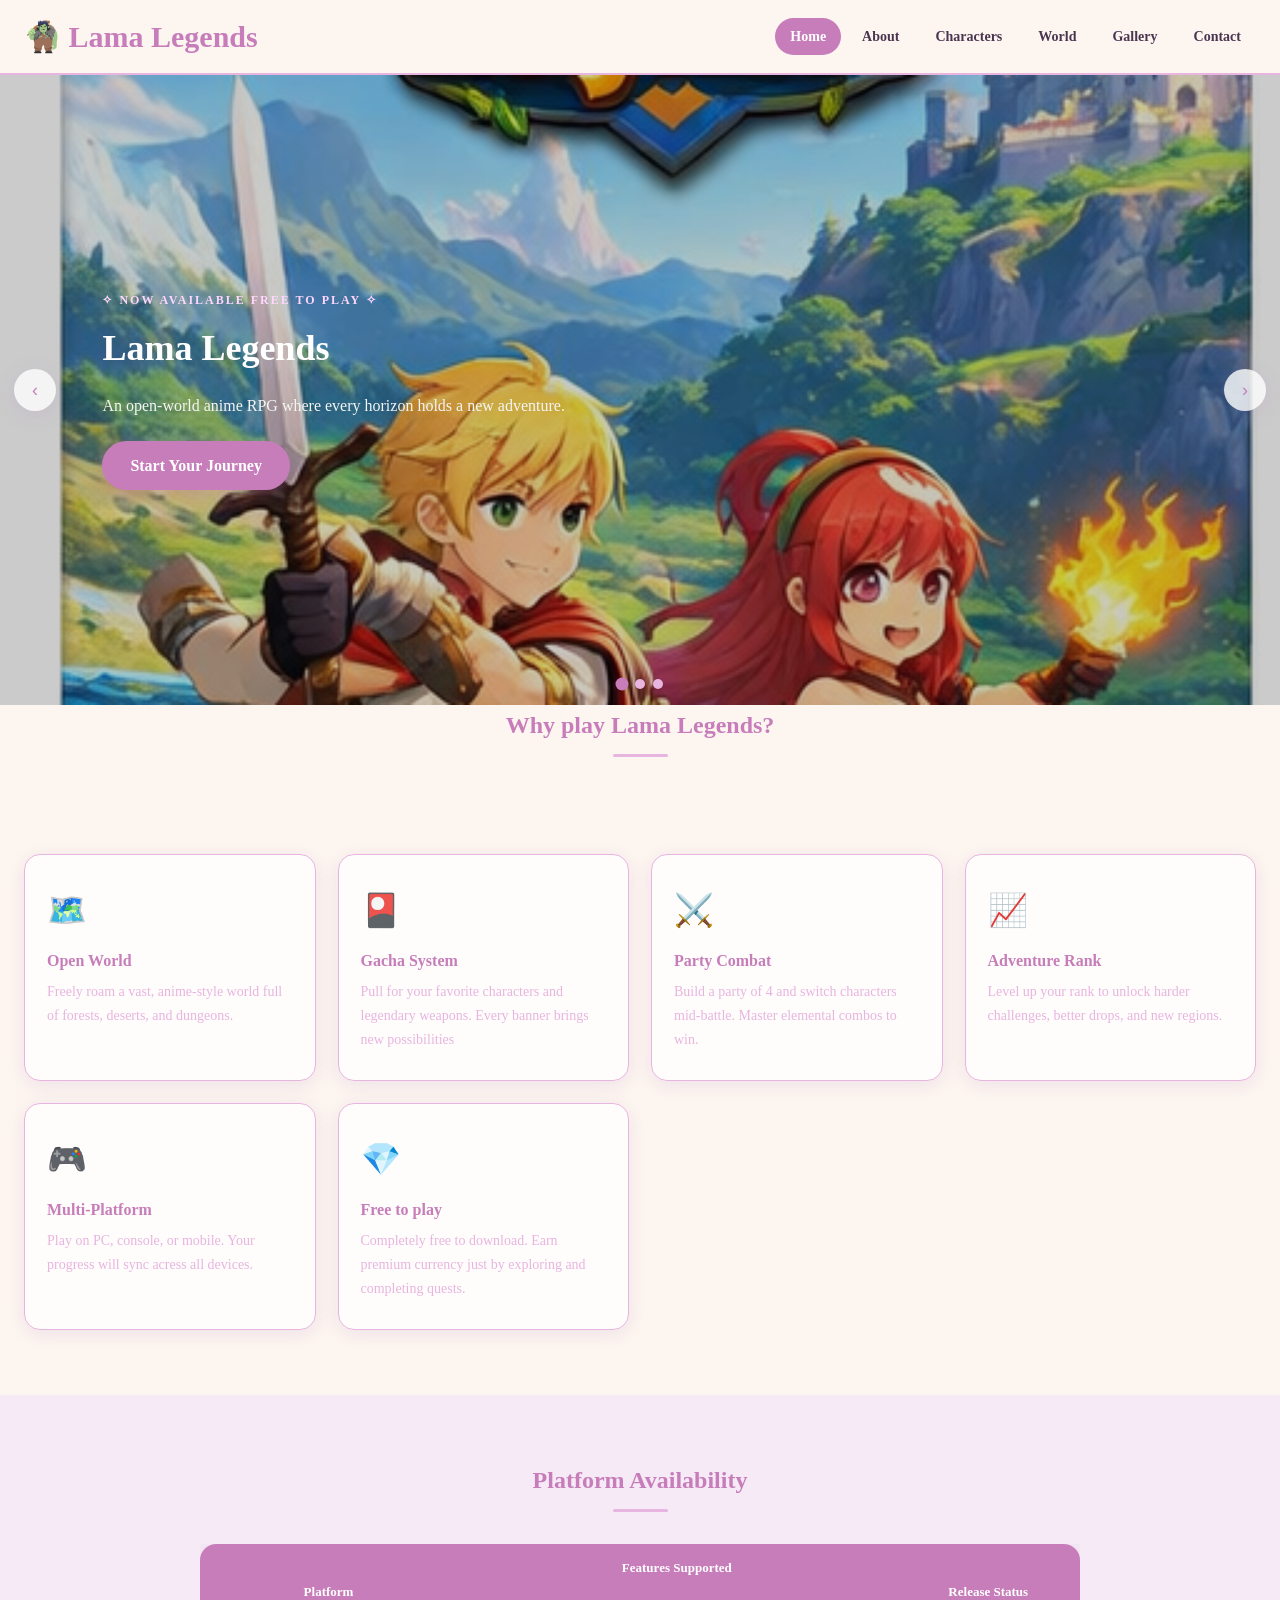
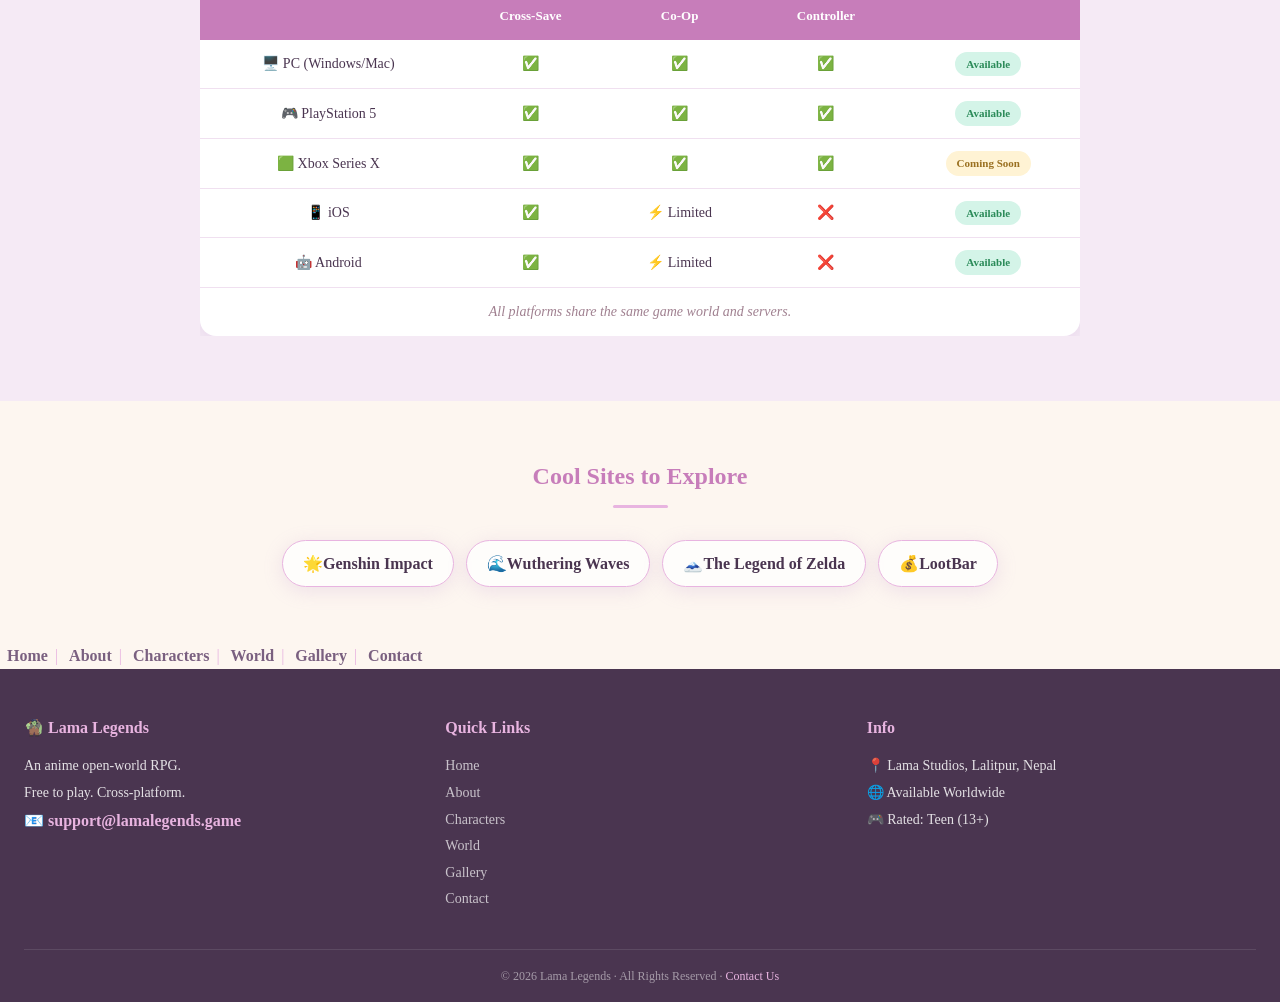
<file: index.html>
<!DOCTYPE html>
<html lang="en">
<head>
    <meta charset="UTF-8">
    <meta name="viewport" content="width=device-width, initial-scale=1.0">
    <title>Lama Legends-Home page</title>
    <link rel="stylesheet" href="style.css">
</head>
<body>
    <nav class="navbar">
        <div class="nav-inner">
            <div class="nav-logo">🧌 Lama Legends</div>
            <ul class="nav-links">
                <li><a href="index.html" class="active">Home</a></li>
                <li><a href="about.html">About</a></li>
                <li><a href="characters.html">Characters</a></li>
                <li><a href="world.html">World</a></li>
                <li><a href="gallery.html">Gallery</a></li>
                <li><a href="contact.html">Contact</a></li>
            </ul>
        </div>
    </nav>

    <section class="slider-section">
    <div class="slider" id="mainSlider">
        <div class="slide active slide1">
            <div class="slide-content">
                <p class="slide-tag">✧ Now Available Free to Play ✧</p>
                <h1>Lama Legends</h1>
                <p class="slide-sub">An open-world anime RPG where every horizon holds a new adventure.</p>
                <a href="about.html" class="btn-primary">Start Your Journey</a>
            </div>
        </div>

        <div class="slide slide2">
            <div class="slide-content">
                <p class="slide-tag">✧ Party Combat System ✧</p>
                <h1>Form Your Party</h1>
                <p class="slide-sub">Assemble a team of 4 heroes and defeat powerful monsters.</p>
                <a href="characters.html" class="btn-primary">Meet the Characters</a>
            </div>
        </div>

        <div class="slide slide3">
            <div class="slide-content">
                <p class="slide-tag">✧ Gacha & Exploration ✧</p>
                <h1>Pull & Explore</h1>
                <p class="slide-sub">Pull for rare characters and explore hidden treasures.</p>
                <a href="world.html" class="btn-primary">Explore the World</a>
            </div>
        </div>
    </div>

    <div class="slider-dots">
        <span class="dot active" onclick="goToSlide(0)"></span>
        <span class="dot" onclick="goToSlide(1)"></span>
        <span class="dot" onclick="goToSlide(2)"></span>
    </div>

    <button class="slider-btn prev" onclick="changeSlide(-1)">&#8249;</button>
    <button class="slider-btn next" onclick="changeSlide(1)">&#8250;</button>
</section>

<section class="features-section">
    <h2 class="section-title">Why play Lama Legends?</h2>
    <div class="features-grid">

        <div class="feature-card">
            <div class="feature-icon">🗺️</div>
            <h3>Open World</h3>
            <p>Freely roam a vast, anime-style world full of forests, deserts, and dungeons.</p>
        </div>

        <div class="feature-card">
            <div class="feature-icon">🎴</div>
            <h3>Gacha System</h3>
            <p>Pull for your favorite characters and legendary weapons. Every banner brings new possibilities</p>
        </div>

        <div class="feature-card">
            <div class="feature-icon">⚔️</div>
            <h3>Party Combat</h3>
            <p>Build a party of 4 and switch characters mid-battle. Master elemental combos to win.</p>
        </div>

        <div class="feature-card">
            <div class="feature-icon">📈</div>
            <h3>Adventure Rank</h3>
            <p>Level up your rank to unlock harder challenges, better drops, and new regions.</p>
        </div>

        <div class="feature-card">
            <div class="feature-icon">🎮</div>
            <h3>Multi-Platform</h3>
            <p>Play on PC, console, or mobile. Your progress will sync acress all devices.</p>
        </div>

       <div class="feature-card">
            <div class="feature-icon">💎</div>
            <h3>Free to play</h3>
            <p>Completely free to download. Earn premium currency just by exploring and completing quests.</p>
        </div> 
    </div>
</section>

<section class="table-section">
    <h2 class="section-title">Platform Availability</h2>
    <div class="table-wrapper">
        <table class="styled-table">
            <thead>
                <tr>
                    <th rowspan="2">Platform</th>
                    <th colspan="3">Features Supported</th>
                    <th rowspan="2">Release Status</th>
                </tr>
                <tr>
                    <th>Cross-Save</th>
                    <th>Co-Op</th>
                    <th>Controller</th>
                </tr>
            </thead>
            <tbody>
                <tr>
                    <td>🖥️ PC (Windows/Mac)</td>
                    <td>✅</td><td>✅</td><td>✅</td>
                    <td><span class="badge green">Available</span></td>
                </tr>
                 <tr>
                    <td>🎮 PlayStation 5</td>
                    <td>✅</td><td>✅</td><td>✅</td>
                    <td><span class="badge green">Available</span></td>
                </tr> 
                <tr>
                    <td>🟩 Xbox Series X</td>
                    <td>✅</td><td>✅</td><td>✅</td>
                    <td><span class="badge yellow">Coming Soon</span></td>
                </tr> 
                <tr>
                    <td>📱 iOS</td>
                    <td>✅</td><td>⚡️ Limited</td><td>❌</td>
                    <td><span class="badge green">Available</span></td>
                </tr> 
                <tr>
                    <td>🤖 Android</td>
                    <td>✅</td><td>⚡️ Limited</td><td>❌</td>
                    <td><span class="badge green">Available</span></td>
                </tr>       
                <tr>
                    <td colspan="5" style="text-align: center; font-style: italic; color: #a08090;">
                        All platforms share the same game world and servers.
                    </td>
                </tr>         
            </tbody>
        </table>
    </div>
</section>

<section class="links-section">
    <h2 class="section-title">Cool Sites to Explore</h2>
    <div class="ext-links">
        <a href="https://genshin.hoyoverse.com/en/home" target="_blank" class="ext-link">🌟Genshin Impact</a>
        <a href="https://wutheringwaves.kurogames.com/en/" target="_blank" class="ext-link">🌊Wuthering Waves</a>
        <a href="https://zelda.nintendo.com/" target="_blank" class="ext-link">🗻The Legend of Zelda</a>
        <a href="https://lootbar.gg/" target="_blank" class="ext-link">💰LootBar</a>
    </div>
</section>

<div class="secondary-nav">
    <a href="index.html">Home</a><span>|</span>
    <a href="about.html">About</a><span>|</span>
    <a href="characters.html">Characters</a><span>|</span>
    <a href="world.html">World</a><span>|</span>
    <a href="gallery.html">Gallery</a><span>|</span>
    <a href="contact.html">Contact</a>
</div>

<footer class="site-footer">
    <div class="footer-inner">
        <div class="footer-col">
            <h4>🧌 Lama Legends</h4>
            <p>An anime open-world RPG. <br>Free to play. Cross-platform.</p>
            <a href="mailto:support@lamalegends.game" class="email-link">📧 support@lamalegends.game</a>
        </div>
        <div class="footer-col">
            <h4>Quick Links</h4>
            <ul>
                <li><a href="index.html">Home</a></li>
                <li><a href="about.html">About</a></li>
                <li><a href="characters.html">Characters</a></li>
                <li><a href="world.html">World</a></li>
                <li><a href="gallery.html">Gallery</a></li>
                <li><a href="contact.html">Contact</a></li>
            </ul>
        </div>
        <div class="footer-col">
            <h4>Info</h4>
            <p>📍 Lama Studios, Lalitpur, Nepal</p>
            <p>🌐 Available Worldwide</p>
            <p>🎮 Rated: Teen (13+)</p>
        </div>      
    </div>
    <div class="footer-bottom">
            <p>&copy; 2026 Lama Legends &middot; All Rights Reserved &middot; <a href="contact.html">Contact Us</a></p>
    </div>
</footer>
<script src="main.js"></script>
</body>
</html>
</file>
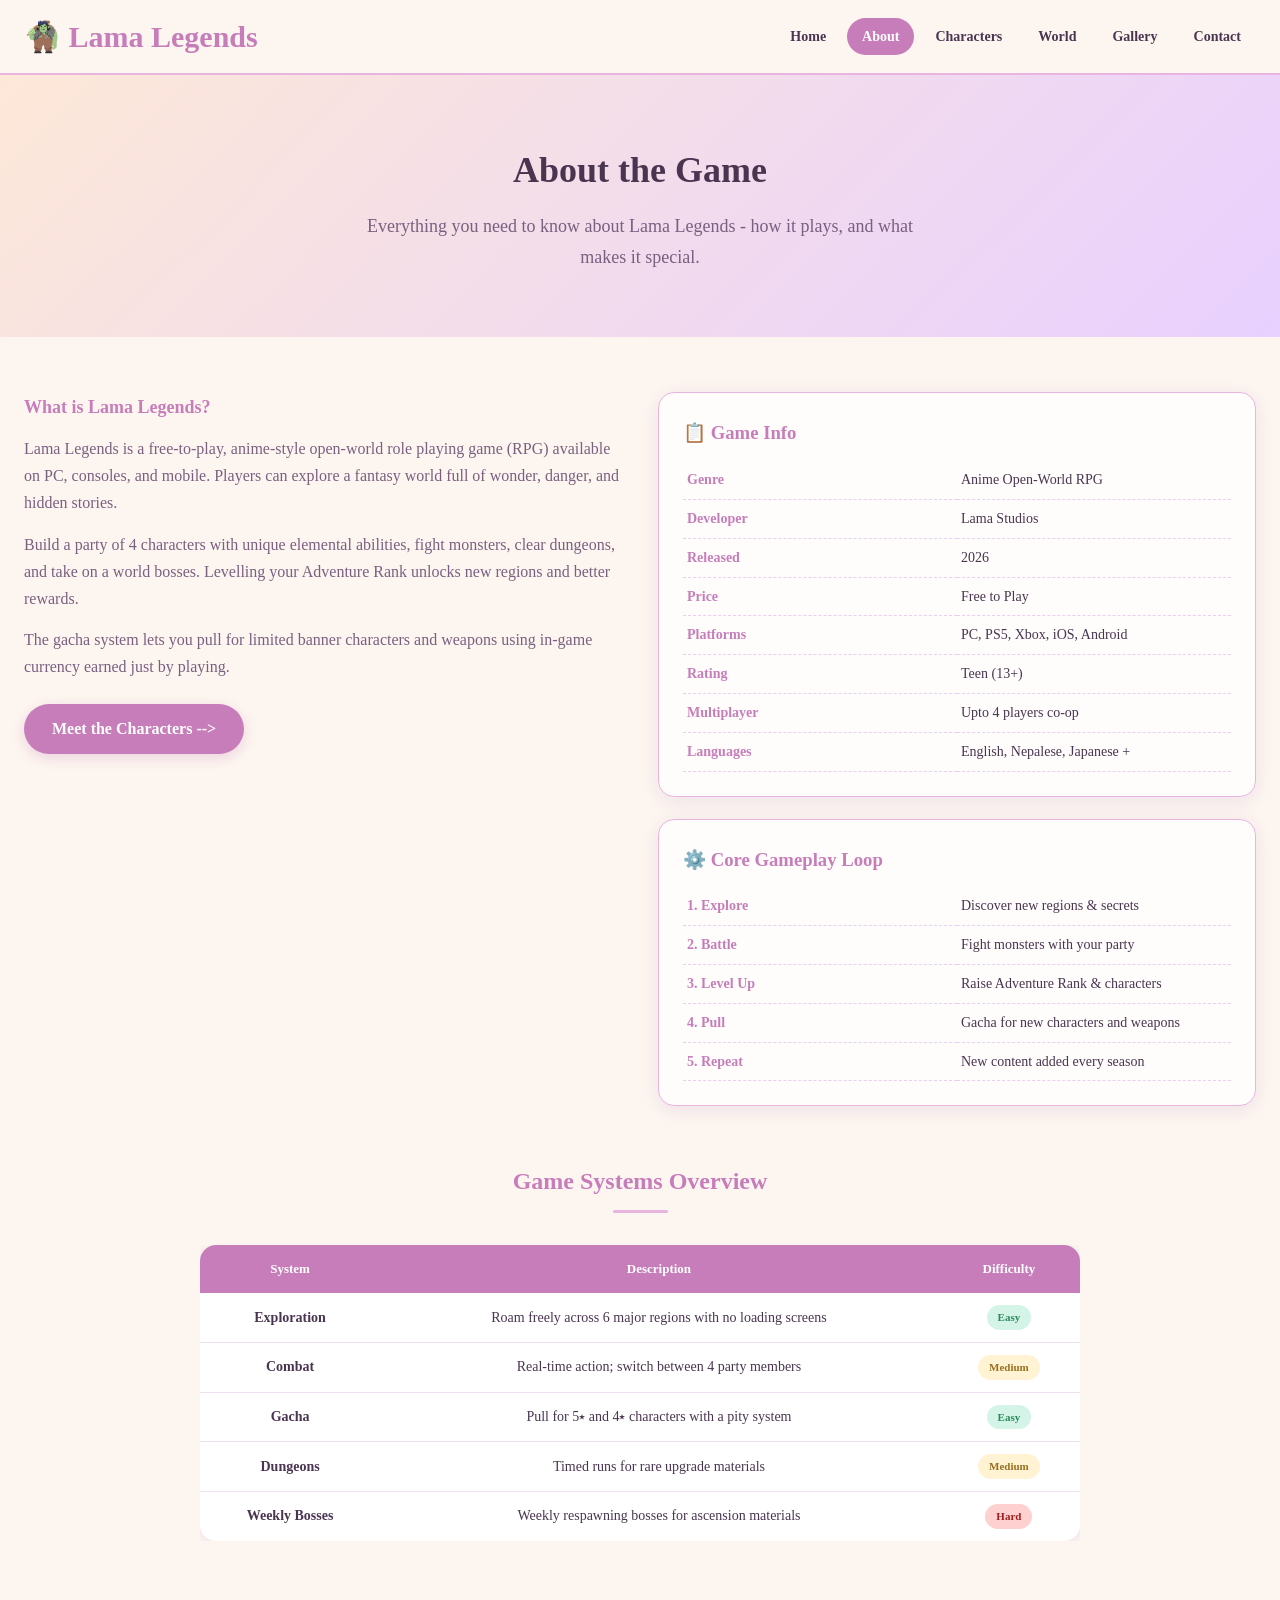
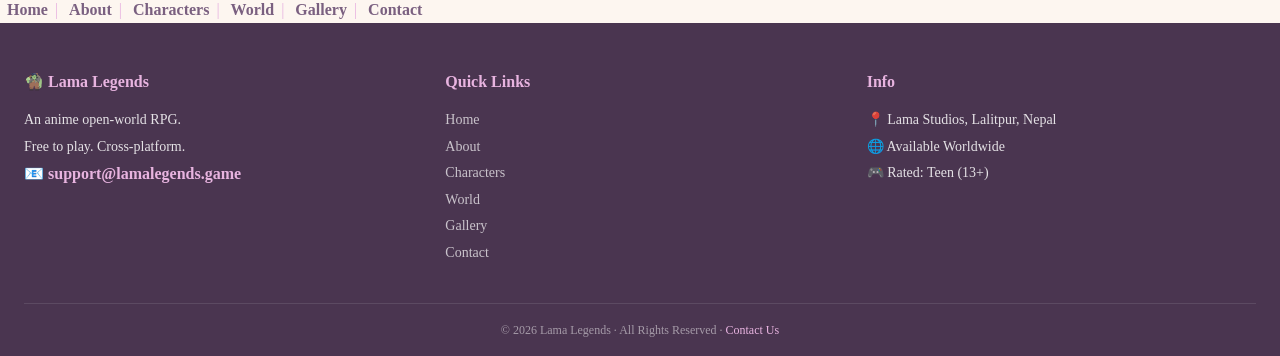
<file: about.html>
<!DOCTYPE html>
<html lang="en">
<head>
    <meta charset="UTF-8">
    <meta name="viewport" content="width=device-width, initial-scale=1.0">
    <title>Lama Legends-About the Game</title>
    <link rel="stylesheet" href="style.css">
</head>
<body>
    <nav class="navbar">
        <div class="nav-inner">
            <div class="nav-logo">🧌 Lama Legends</div>
            <ul class="nav-links">
                <li><a href="index.html">Home</a></li>
                <li><a href="about.html" class="active">About</a></li>
                <li><a href="characters.html">Characters</a></li>
                <li><a href="world.html">World</a></li>
                <li><a href="gallery.html">Gallery</a></li>
                <li><a href="contact.html">Contact</a></li>
            </ul>
        </div>
    </nav> 

    <section class="page-hero">
        <h1>About the Game</h1>
        <p>Everything you need to know about Lama Legends - how it plays, and what makes it special.</p>
    </section>
    <div class="page-container">
        <div class="about-grid">
            <div class="about-text">
                <h2>What is Lama Legends?</h2>
                <p>Lama Legends is a free-to-play, anime-style open-world role playing game (RPG) available on PC, consoles, and mobile. Players can explore a fantasy world full of wonder, danger, and hidden stories.</p>
                <p>Build a party of 4 characters with unique elemental abilities, fight monsters, clear dungeons, and take on a world bosses. Levelling your Adventure Rank unlocks new regions and better rewards.</p>
                <p>The gacha system lets you pull for limited banner characters and weapons using in-game currency earned just by playing.</p>
                <a href="characters.html" class="btn-primary" style="margin-top: 10px;">Meet the Characters --></a>
            </div>
            <div>
                <div class="info-box">
                    <h3>📋 Game Info</h3>
                    <table>
                        <tr><td>Genre</td>  <td>Anime Open-World RPG</td></tr>
                        <tr><td>Developer</td>  <td>Lama Studios</td></tr>
                        <tr><td>Released</td>  <td>2026</td></tr>
                        <tr><td>Price</td>  <td>Free to Play</td></tr>
                        <tr><td>Platforms</td>  <td>PC, PS5, Xbox, iOS, Android</td></tr>
                        <tr><td>Rating</td>  <td>Teen (13+)</td></tr>
                        <tr><td>Multiplayer</td>  <td>Upto 4 players co-op</td></tr>
                        <tr><td>Languages</td>  <td>English, Nepalese, Japanese +</td></tr>
                    </table>
                </div>
                <div class="info-box" style="margin-top: 22px;">
                    <h3>⚙️ Core Gameplay Loop</h3>
                    <table>
                        <tr><td>1. Explore</td>  <td>Discover new regions & secrets</td></tr>
                        <tr><td>2. Battle</td>  <td>Fight monsters with your party</td></tr>
                        <tr><td>3. Level Up</td>  <td>Raise Adventure Rank & characters</td></tr>
                        <tr><td>4. Pull</td>  <td>Gacha for new characters and weapons</td></tr>
                        <tr><td>5. Repeat</td>  <td>New content added every season</td></tr>
                    </table>
                </div>
            </div>
        </div>

        <div style="margin-top: 55px;">
            <h2 class="section-title">Game Systems Overview</h2>
            <div class="table-wrapper">
                <table class="styled-table">
                    <thead>
                        <tr>
                            <th>System</th>
                            <th colspan="2">Description</th>
                            <th>Difficulty</th>
                        </tr>
                    </thead>
                    <tbody>
                        <tr>
                            <td><strong>Exploration</strong></td>
                            <td colspan="2">Roam freely across 6 major regions with no loading screens</td>
                            <td><span class="badge green">Easy</span></td>
                        </tr>
                        <tr>
                            <td><strong>Combat</strong></td>
                            <td colspan="2">Real-time action; switch between 4 party members</td>
                            <td><span class="badge yellow">Medium</span></td>
                        </tr>
                        <tr>
                            <td><strong>Gacha</strong></td>
                            <td colspan="2">Pull for 5⭑ and 4⭑ characters with a pity system</td>
                            <td><span class="badge green">Easy</span></td>
                        </tr>
                        <tr>
                            <td><strong>Dungeons</strong></td>
                            <td colspan="2">Timed runs for rare upgrade materials</td>
                            <td><span class="badge yellow">Medium</span></td>
                        </tr>
                        <tr>
                            <td><strong>Weekly Bosses</strong></td>
                            <td colspan="2">Weekly respawning bosses for ascension materials</td>
                            <td><span class="badge" style="background: #ffd0d0; color: #a02020;">Hard</span></td>
                        </tr>
                    </tbody>
                </table>
            </div>
        </div>
    </div>

    <div class="secondary-nav">
        <a href="index.html">Home</a><span>|</span>
        <a href="about.html">About</a><span>|</span>
        <a href="characters.html">Characters</a><span>|</span>
        <a href="world.html">World</a><span>|</span>
        <a href="gallery.html">Gallery</a><span>|</span>
        <a href="contact.html">Contact</a>  
    </div>    
    <footer class="site-footer">
        <div class="footer-inner">
            <div class="footer-col">
                <h4>🧌 Lama Legends</h4>
                <p>An anime open-world RPG. <br>Free to play. Cross-platform.</p>
                <a href="mailto:support@lamalegends.game" class="email-link">📧 support@lamalegends.game</a>
            </div>
            <div class="footer-col">
                <h4>Quick Links</h4>
                <ul>
                    <li><a href="index.html">Home</a></li>
                    <li><a href="about.html">About</a></li>
                    <li><a href="characters.html">Characters</a></li>
                    <li><a href="world.html">World</a></li>
                    <li><a href="gallery.html">Gallery</a></li>
                    <li><a href="contact.html">Contact</a></li>
                </ul>
            </div>
            <div class="footer-col">
                <h4>Info</h4>
                <p>📍 Lama Studios, Lalitpur, Nepal</p>
                <p>🌐 Available Worldwide</p>
                <p>🎮 Rated: Teen (13+)</p>
            </div>      
        </div>
        <div class="footer-bottom">
            <p>&copy; 2026 Lama Legends &middot; All Rights Reserved &middot; <a href="contact.html">Contact Us</a></p>
        </div>
    </footer>
    <script src="main.js"></script>
</body>
</html>
</file>
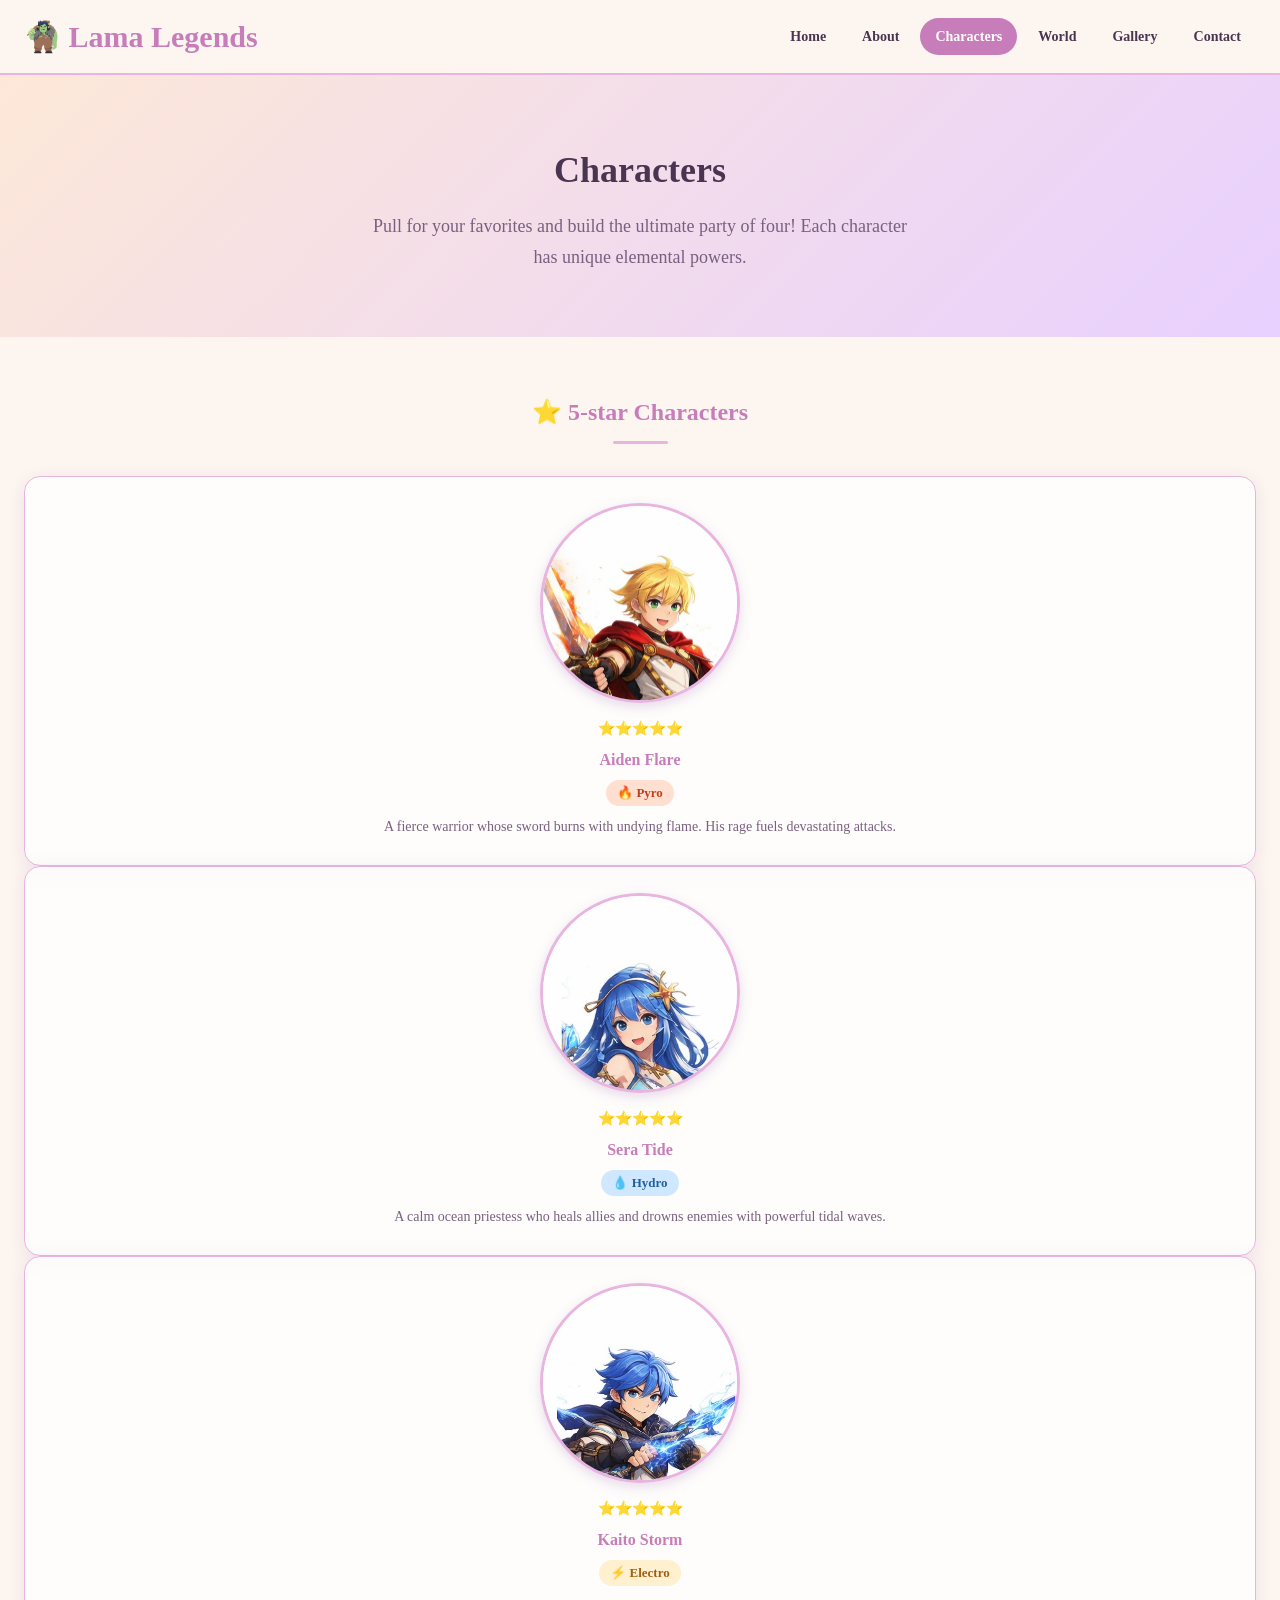
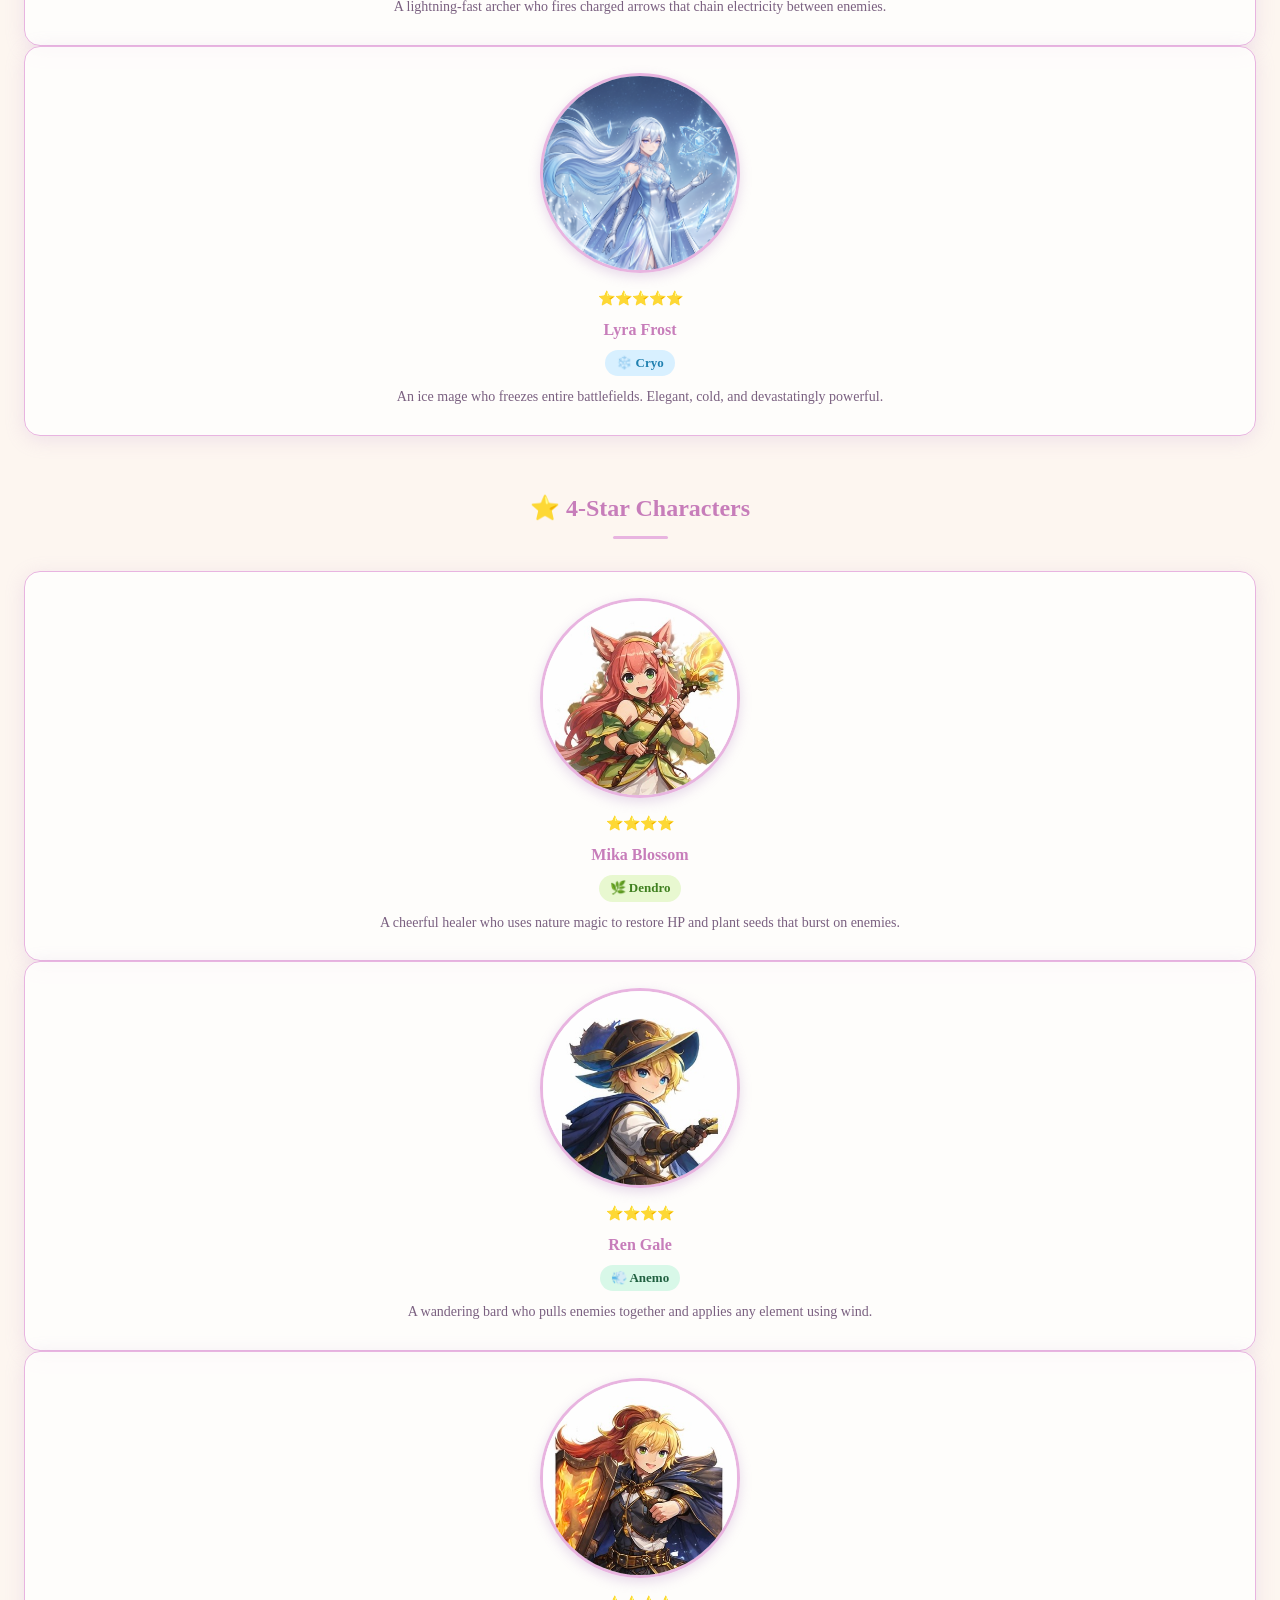
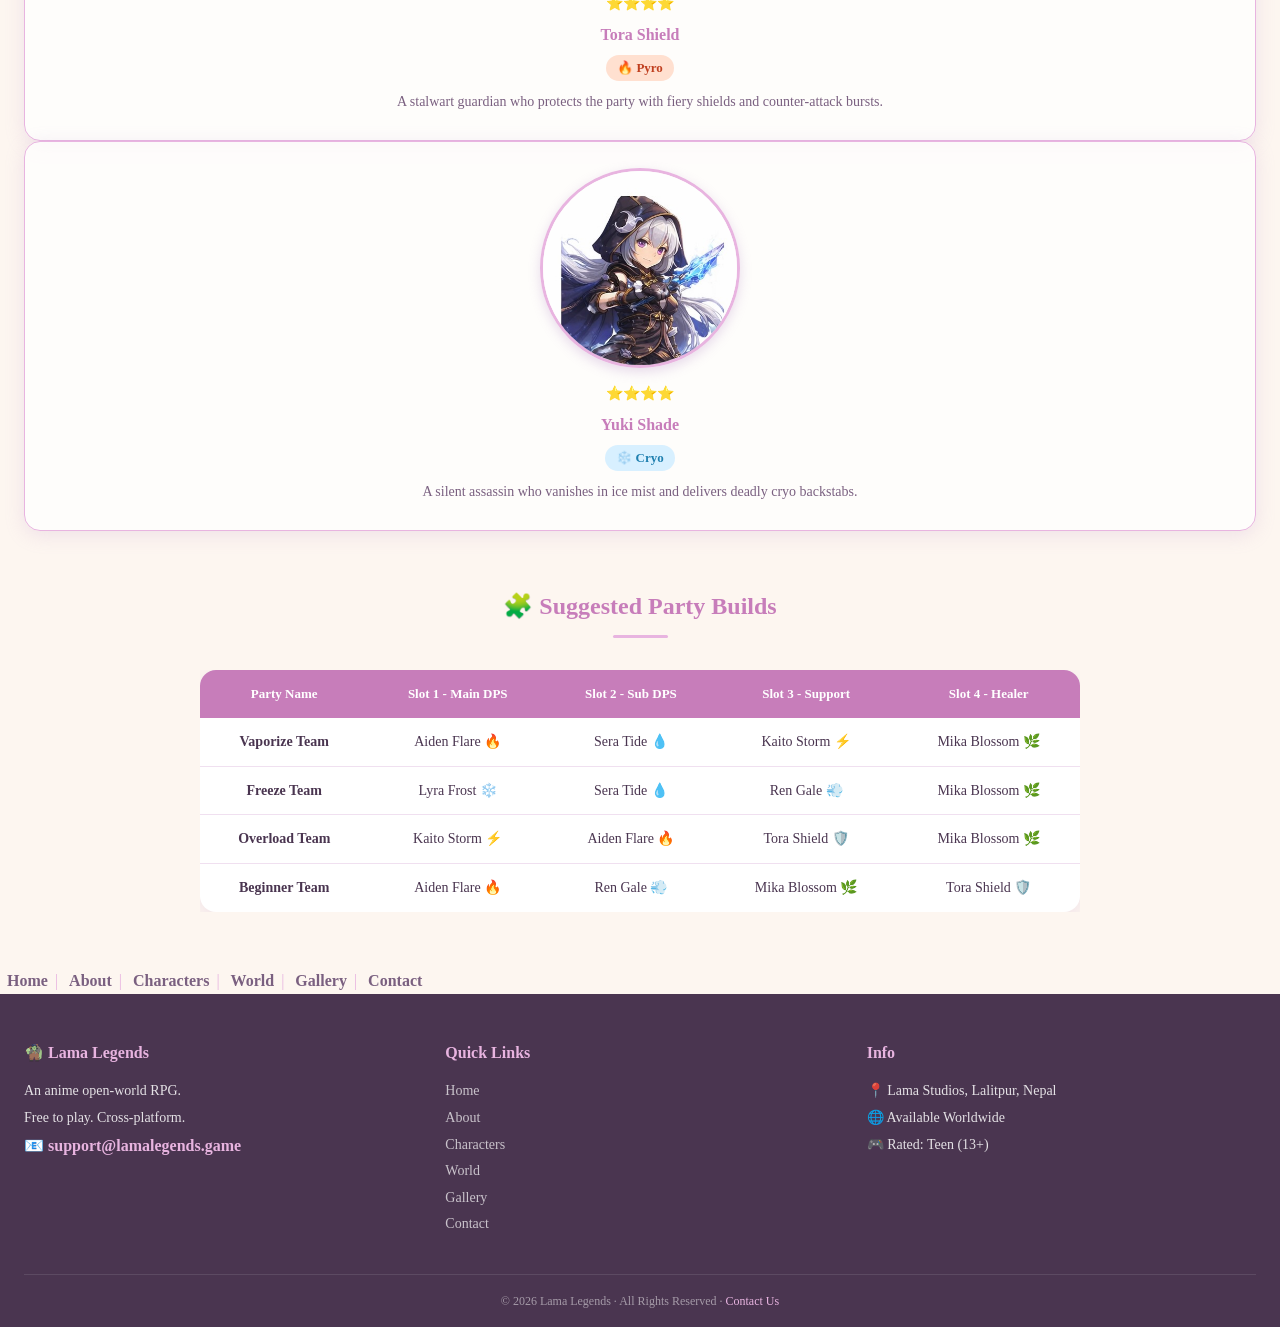
<file: characters.html>
<!DOCTYPE html>
<html lang="en">
<head>
    <meta charset="UTF-8">
    <meta name="viewport" content="width=device-width, initial-scale=1.0">
    <title>Lama Legends-Characters</title>
    <link rel="stylesheet" href="style.css">
</head>
<body>
    <nav class="navbar">
        <div class="nav-inner">
            <div class="nav-logo">🧌 Lama Legends</div>
            <ul class="nav-links">
                <li><a href="index.html">Home</a></li>
                <li><a href="about.html">About</a></li>
                <li><a href="characters.html" class="active">Characters</a></li>
                <li><a href="world.html">World</a></li>
                <li><a href="gallery.html">Gallery</a></li>
                <li><a href="contact.html">Contact</a></li>
            </ul>
        </div>
    </nav>
    
    <section class="page-hero">
        <h1>Characters</h1>
        <p>Pull for your favorites and build the ultimate party of four! Each character has unique elemental powers.</p>
    </section>
    <div class="page-container">
        <h2 class="section-title">⭐️ 5-star Characters</h2>
        <div class="chars-grid">
            <div class="char-card">
                <div class="char-avatar" aria-label="Fire character"><img src="images/Aiden Flare.jpeg"></div>
                <div class="char-stars">⭐️⭐️⭐️⭐️⭐️</div>
                <h3>Aiden Flare</h3>
                <span class="char-role role-fire">🔥 Pyro</span>
                <p class="char-desc">A fierce warrior whose sword burns with undying flame. His rage fuels devastating attacks.</p>
            </div>

            <div class="char-card">
                <div class="char-avatar" aria-label="Water character"><img src="images/Sera Tide.jpeg"></div>
                <div class="char-stars">⭐️⭐️⭐️⭐️⭐️</div>
                <h3>Sera Tide</h3>
                <span class="char-role role-water">💧 Hydro</span>
                <p class="char-desc">A calm ocean priestess who heals allies and drowns enemies with powerful tidal waves.</p>
            </div>

            <div class="char-card">
                <div class="char-avatar" aria-label="Lightning character"><img src="images/Kaito Storm.jpeg"></div>
                <div class="char-stars">⭐️⭐️⭐️⭐️⭐️</div>
                <h3>Kaito Storm</h3>
                <span class="char-role role-thunder">⚡️ Electro</span>
                <p class="char-desc">A lightning-fast archer who fires charged arrows that chain electricity between enemies.</p>
            </div>

            <div class="char-card">
                <div class="char-avatar" aria-label="Ice character"><img src="images/Lyra Frost.png"></div>
                <div class="char-stars">⭐️⭐️⭐️⭐️⭐️</div>
                <h3>Lyra Frost</h3>
                <span class="char-role role-ice">❄️ Cryo</span>
                <p class="char-desc">An ice mage who freezes entire battlefields. Elegant, cold, and devastatingly powerful.</p>
            </div>
        </div>

        <h2 class="section-title" style="margin-top: 52px;">⭐️ 4-Star Characters</h2>
        <div class="chars-grid">
            <div class="char-card">
                <div class="char-avatar" aria-label="Nature character"><img src="images/Mika Blossom.jpeg"></div>
                <div class="char-stars">⭐️⭐️⭐️⭐️</div>
                <h3>Mika Blossom</h3>
                <span class="char-role role-nature">🌿 Dendro</span>
                <p class="char-desc">A cheerful healer who uses nature magic to restore HP and plant seeds that burst on enemies.</p>
            </div>
            <div class="char-card">
                <div class="char-avatar" aria-label="Wind character"><img src="images/Ren Gale.jpeg"></div>
                <div class="char-stars">⭐️⭐️⭐️⭐️</div>
                <h3>Ren Gale</h3>
                <span class="char-role role-wind">💨 Anemo</span>
                <p class="char-desc">A wandering bard who pulls enemies together and applies any element using wind.</p>
            </div>
            <div class="char-card">
                <div class="char-avatar" aria-label="Shield character"><img src="images/Tora Shield.jpeg"></div>
                <div class="char-stars">⭐️⭐️⭐️⭐️</div>
                <h3>Tora Shield</h3>
                <span class="char-role role-fire">🔥 Pyro</span>
                <p class="char-desc">A stalwart guardian who protects the party with fiery shields and counter-attack bursts.</p>
            </div>
            <div class="char-card">
                <div class="char-avatar" aria-label="Moon character"><img src="images/Yuki Shade.jpeg"></div>
                <div class="char-stars">⭐️⭐️⭐️⭐️</div>
                <h3>Yuki Shade</h3>
                <span class="char-role role-ice">❄️ Cryo</span>
                <p class="char-desc">A silent assassin who vanishes in ice mist and delivers deadly cryo backstabs.</p>
            </div>            
        </div>

        <div style="margin-top: 55px;"></div>
        <h2 class="section-title">🧩 Suggested Party Builds</h2>
        <div class="table-wrapper">
            <table class="styled-table">
                <thead>
                    <tr>
                        <th>Party Name</th>
                        <th>Slot 1 - Main DPS</th>
                        <th>Slot 2 - Sub DPS</th>
                        <th>Slot 3 - Support</th>
                        <th>Slot 4 - Healer</th>
                    </tr>
                </thead>
                <tbody>
                    <tr>
                        <td><strong>Vaporize Team</strong></td>
                        <td>Aiden Flare 🔥</td>
                        <td>Sera Tide 💧</td>
                        <td>Kaito Storm ⚡️</td>
                        <td>Mika Blossom 🌿</td>
                    </tr>
                    <tr>
                        <td><strong>Freeze Team</strong></td>
                        <td>Lyra Frost ❄️</td>
                        <td>Sera Tide 💧</td>
                        <td>Ren Gale 💨</td>
                        <td>Mika Blossom 🌿</td>
                    </tr>
                    <tr>
                        <td><strong>Overload Team</strong></td>
                        <td>Kaito Storm ⚡️</td>
                        <td>Aiden Flare 🔥</td>
                        <td>Tora Shield 🛡️</td>
                        <td>Mika Blossom 🌿</td>
                    </tr>
                    <tr>
                        <td><strong>Beginner Team</strong></td>
                        <td>Aiden Flare 🔥</td>
                        <td>Ren Gale 💨</td>
                        <td>Mika Blossom 🌿</td>
                        <td>Tora Shield 🛡️</td>
                    </tr>
                </tbody>
            </table>
        </div>
    </div>

    <div class="secondary-nav">
        <a href="index.html">Home</a><span>|</span>
        <a href="about.html">About</a><span>|</span>
        <a href="characters.html">Characters</a><span>|</span>
        <a href="world.html">World</a><span>|</span>
        <a href="gallery.html">Gallery</a><span>|</span>
        <a href="contact.html">Contact</a>  
    </div>    
    <footer class="site-footer">
        <div class="footer-inner">
            <div class="footer-col">
                <h4>🧌 Lama Legends</h4>
                <p>An anime open-world RPG. <br>Free to play. Cross-platform.</p>
                <a href="mailto:support@lamalegends.game" class="email-link">📧 support@lamalegends.game</a>
            </div>
            <div class="footer-col">
                <h4>Quick Links</h4>
                <ul>
                    <li><a href="index.html">Home</a></li>
                    <li><a href="about.html">About</a></li>
                    <li><a href="characters.html">Characters</a></li>
                    <li><a href="world.html">World</a></li>
                    <li><a href="gallery.html">Gallery</a></li>
                    <li><a href="contact.html">Contact</a></li>
                </ul>
            </div>
            <div class="footer-col">
                <h4>Info</h4>
                <p>📍 Lama Studios, Lalitpur, Nepal</p>
                <p>🌐 Available Worldwide</p>
                <p>🎮 Rated: Teen (13+)</p>
            </div>      
        </div>
        <div class="footer-bottom">
            <p>&copy; 2026 Lama Legends &middot; All Rights Reserved &middot; <a href="contact.html">Contact Us</a></p>
        </div>
    </footer>
    <script src="main.js"></script>
    
</body>
</html>
</file>
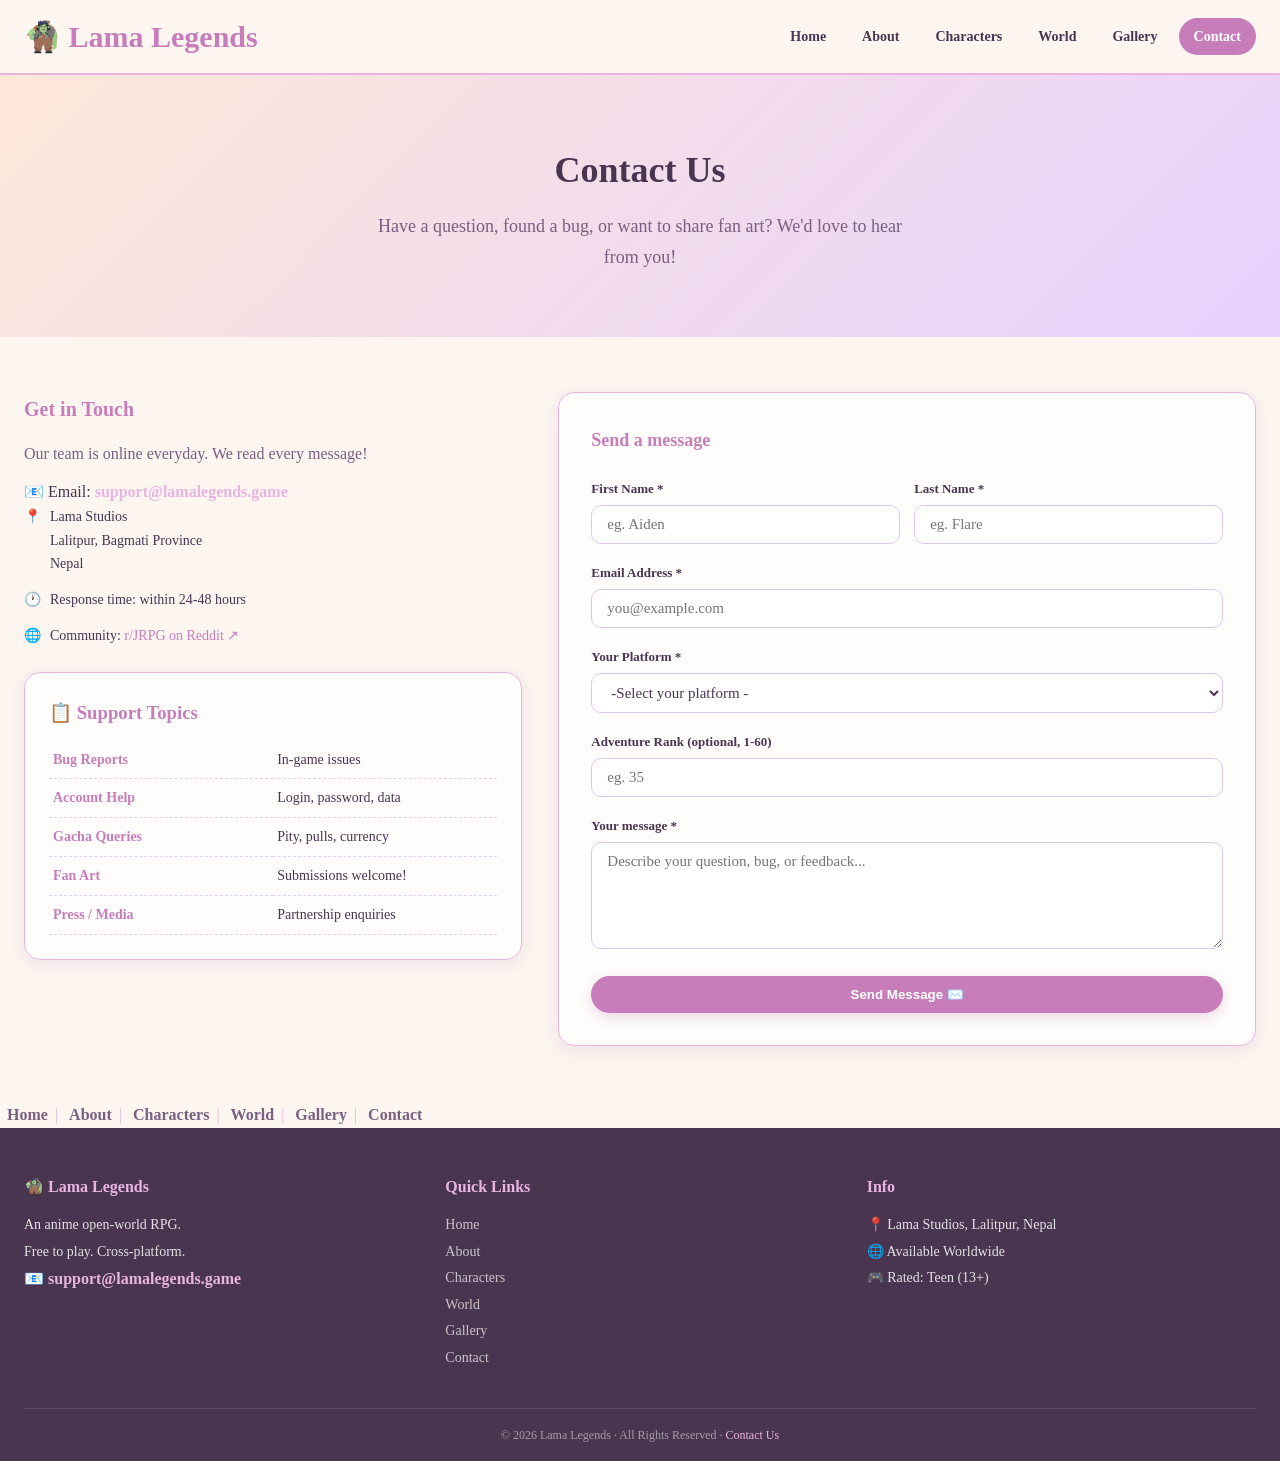
<file: contact.html>
<!DOCTYPE html>
<html lang="en">
<head>
    <meta charset="UTF-8">
    <meta name="viewport" content="width=device-width, initial-scale=1.0">
    <title>Lama Legends-Contact Page</title>
    <link rel="stylesheet" href="style.css">
</head>
<body>
    <nav class="navbar">
        <div class="nav-inner">
            <div class="nav-logo">🧌 Lama Legends</div>
            <ul class="nav-links">
                <li><a href="index.html">Home</a></li>
                <li><a href="about.html">About</a></li>
                <li><a href="characters.html">Characters</a></li>
                <li><a href="world.html">World</a></li>
                <li><a href="gallery.html">Gallery</a></li>
                <li><a href="contact.html" class="active">Contact</a></li>
            </ul>
        </div>
    </nav> 

    <section class="page-hero">
        <h1>Contact Us</h1>
        <p>Have a question, found a bug, or want to share fan art? We'd love to hear from you!</p>
    </section>

    <div class="page-container">
        <div class="contact-grid">

            <div class="contact-info">
                <h2>Get in Touch</h2>
                <p>Our team is online everyday. We read every message!</p>

                <div class="info-team">
                    <span>📧</span>
                    <span>Email: <a href="mailto:support@lamalegends.game" class="email-link">support@lamalegends.game</a></span>
                </div>
                <div class="info-item">
                    <span>📍</span>
                    <span>Lama Studios<br>Lalitpur, Bagmati Province<br>Nepal</span>
                </div>
                <div class="info-item">
                    <span>🕐</span>
                    <span>Response time: within 24-48 hours</span>
                </div>
                <div class="info-item">
                    <span>🌐</span>
                    <span>Community: <a href="https://www.reddit.com/r/JRPG/" target="_blank">r/JRPG on Reddit ↗</a></span>
                </div>

                <div class="info-box" style="margin-top: 24px;">
                    <h3>📋 Support Topics</h3>
                    <table>
                        <tr><td>Bug Reports</td>  <td>In-game issues</td></tr>
                        <tr><td>Account Help</td>  <td>Login, password, data</td></tr>
                        <tr><td>Gacha Queries</td>  <td>Pity, pulls, currency</td></tr>
                        <tr><td>Fan Art</td>  <td>Submissions welcome!</td></tr>
                        <tr><td>Press / Media</td>  <td>Partnership enquiries</td></tr>
                    </table>
                </div>
            </div>

            <div class="contact-form-box">
                <h2>Send a message</h2>

                <div id="contactForm">

                    <div class="form-row">
                        <div class="form-group">
                            <label for="fname">First Name *</label>
                            <input type="text" id="fname" placeholder="eg. Aiden">
                            <div class="error-msg" id="fnameError"></div>
                        </div>
                        <div class="form-group">
                            <label for="lname">Last Name *</label>
                            <input type="text" id="lname" placeholder="eg. Flare"/>
                            <div class="error-msg" id="lnameError"></div>
                        </div>
                    </div>

                    <div class="form-group">
                        <label for="email">Email Address *</label>
                        <input type="email" id="email" placeholder="you@example.com">
                        <div class="error-msg" id="emailError"></div>
                    </div>

                    <div class="form-group">
                        <label for="platform">Your Platform *</label>
                        <select id="platform">
                            <option value="">-Select your platform -</option>
                            <option value="pc">🖥️ PC (Windows/Mac)</option>
                            <option value="ps5">🎮 PlayStation 5</option>
                            <option value="xbox">🟩 Xbox Series X</option>
                            <option value="ios">📱 iOS</option>
                            <option value="android">🤖 Android</option>
                        </select>
                        <div class="error-msg" id="platformError"></div>
                    </div>

                    <div class="form-group">
                        <label for="adventureRank">Adventure Rank (optional, 1-60)</label>
                        <input type="number" id="adventureRank" placeholder="eg. 35" min="1" max="60">
                        <div class="error-msg" id="adventureRankError"></div>
                    </div>

                    <div class="form-group">
                        <label for="message">Your message *</label>
                        <textarea id="message" rows="5" placeholder="Describe your question, bug, or feedback..."></textarea>
                        <div class="error-msg" id="messageError"></div>
                    </div>

                    <button type="button" class="btn-primary" onclick="submitContactForm()" style="width: 100%;">
                        Send Message ✉️
                    </button>
                </div>

                <div class="form-success" id="formSuccess">
                    <div class="success-icon">🎉</div>
                    <h3>Message Sent!</h3>
                    <p>Thank you for reaching out! We'l get back to you within 24-48 hours. Happy gaming! 🧌</p>
                </div>
            </div>
        </div>
    </div>

    <div class="secondary-nav">
        <a href="index.html">Home</a><span>|</span>
        <a href="about.html">About</a><span>|</span>
        <a href="characters.html">Characters</a><span>|</span>
        <a href="world.html">World</a><span>|</span>
        <a href="gallery.html">Gallery</a><span>|</span>
        <a href="contact.html">Contact</a>
    </div>

    <footer class="site-footer">
        <div class="footer-inner">
            <div class="footer-col">
                <h4>🧌 Lama Legends</h4>
                <p>An anime open-world RPG. <br>Free to play. Cross-platform.</p>
                <a href="mailto:support@lamalegends.game" class="email-link">📧 support@lamalegends.game</a>
            </div>
            <div class="footer-col">
                <h4>Quick Links</h4>
                <ul>
                    <li><a href="index.html">Home</a></li>
                    <li><a href="about.html">About</a></li>
                    <li><a href="characters.html">Characters</a></li>
                    <li><a href="world.html">World</a></li>
                    <li><a href="gallery.html">Gallery</a></li>
                    <li><a href="contact.html">Contact</a></li>
                </ul>
            </div>
            <div class="footer-col">
                <h4>Info</h4>
                <p>📍 Lama Studios, Lalitpur, Nepal</p>
                <p>🌐 Available Worldwide</p>
                <p>🎮 Rated: Teen (13+)</p>
            </div>      
        </div>
        <div class="footer-bottom">
                <p>&copy; 2026 Lama Legends &middot; All Rights Reserved &middot; <a href="contact.html">Contact Us</a></p>
        </div>
    </footer>
    <script src="main.js"></script>

    <script>
        function submitContactForm() {
            let valid = true;

            function setError(fieldId, msgId, message){
                const field = document.getElementById(fieldId);
                const msg = document.getElementById(msgId);

                if (!message){
                    field.classList.remove('error');
                    msg.style.display = 'none';
                    msg.textContent = '';
                } else {
                    field.classList.add('error');
                    msg.style.display = 'block';
                    msg.textContent = message;
                    valid = false;
                }
            }

            ['fname','lname','email','platform','adventureRank','message'].forEach(id => {
                const f = document.getElementById(id);
                const m = document.getElementById(id + 'Error');
                if (f) f.classList.remove('error');
                if (m) { m.style.display = 'none'; m.textContent = ''; }
            });

            const fname = document.getElementById('fname').value.trim();
            if (!fname) setError('fname','fnameError','Please enter your first name.');
            else if (fname.length < 2) setError('fname','fnameError','Name must be at least 2 characters.');

            const lname = document.getElementById('lname').value.trim();
            if (!lname) setError('lname','lnameError','Please enter your last name.');

            const email = document.getElementById('email').value.trim();
            const emailOK = /^[^\s@]+@[^\s@]+\.[^\s@]+$/; // email pattern
            if (!email) setError('email','emailError','Please enter your email.');
            else if (!emailOK.test(email)) setError('email','emailError','Please enter a valid email.');

            const platform = document.getElementById('platform').value;
            if (!platform) setError('platform','platformError','Please select your platform.');

            const rank = document.getElementById('adventureRank').value;
            if (rank !== '' && (isNaN(rank) || rank < 1 || rank > 60)) {
                setError('adventureRank','adventureRankError','Must be between 1 and 60.');
            }

            const message = document.getElementById('message').value.trim();
            if (!message)                 setError('message','messageError','Please write a message.');
            else if (message.length < 10) setError('message','messageError','Message must be at least 10 characters.');

            if (valid) {
                document.getElementById('contactForm').style.display  = 'none';
                document.getElementById('formSuccess').style.display  = 'block';
            }
    }
    </script>
</body>
</html>
</file>
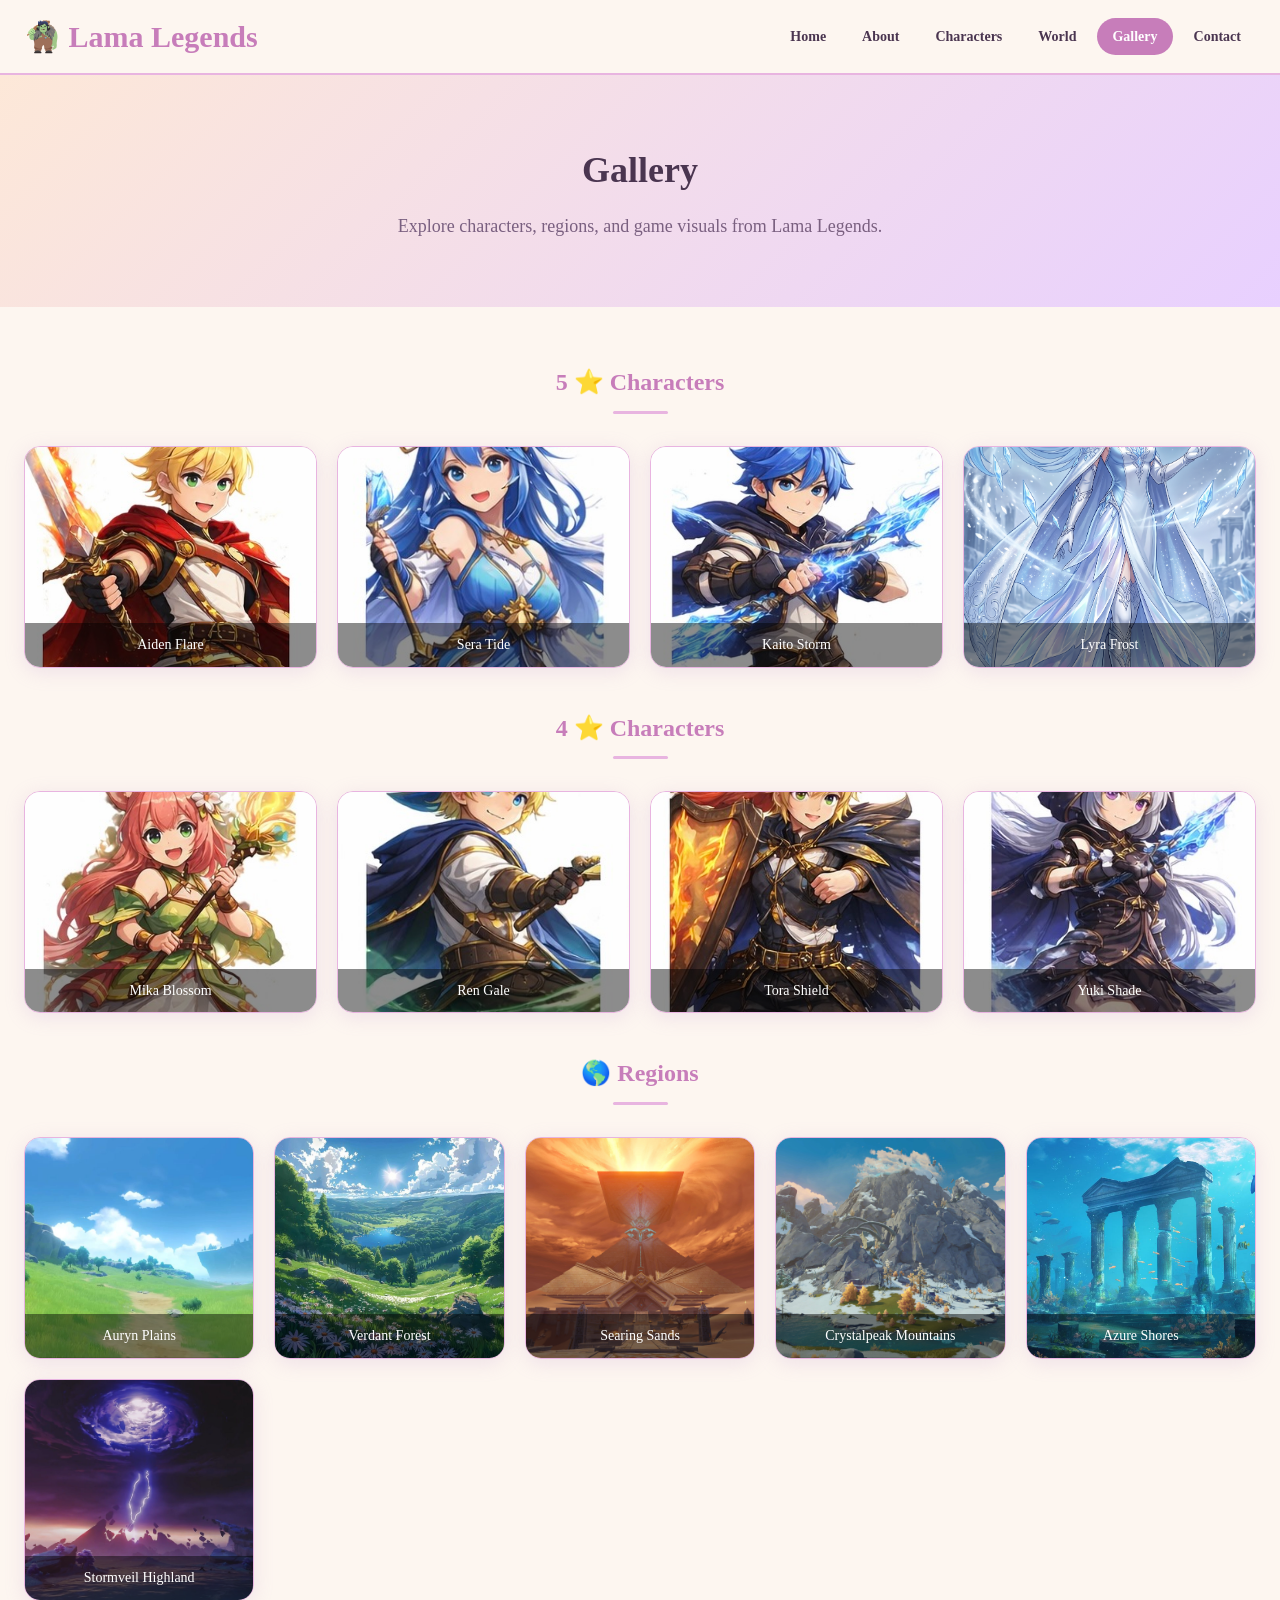
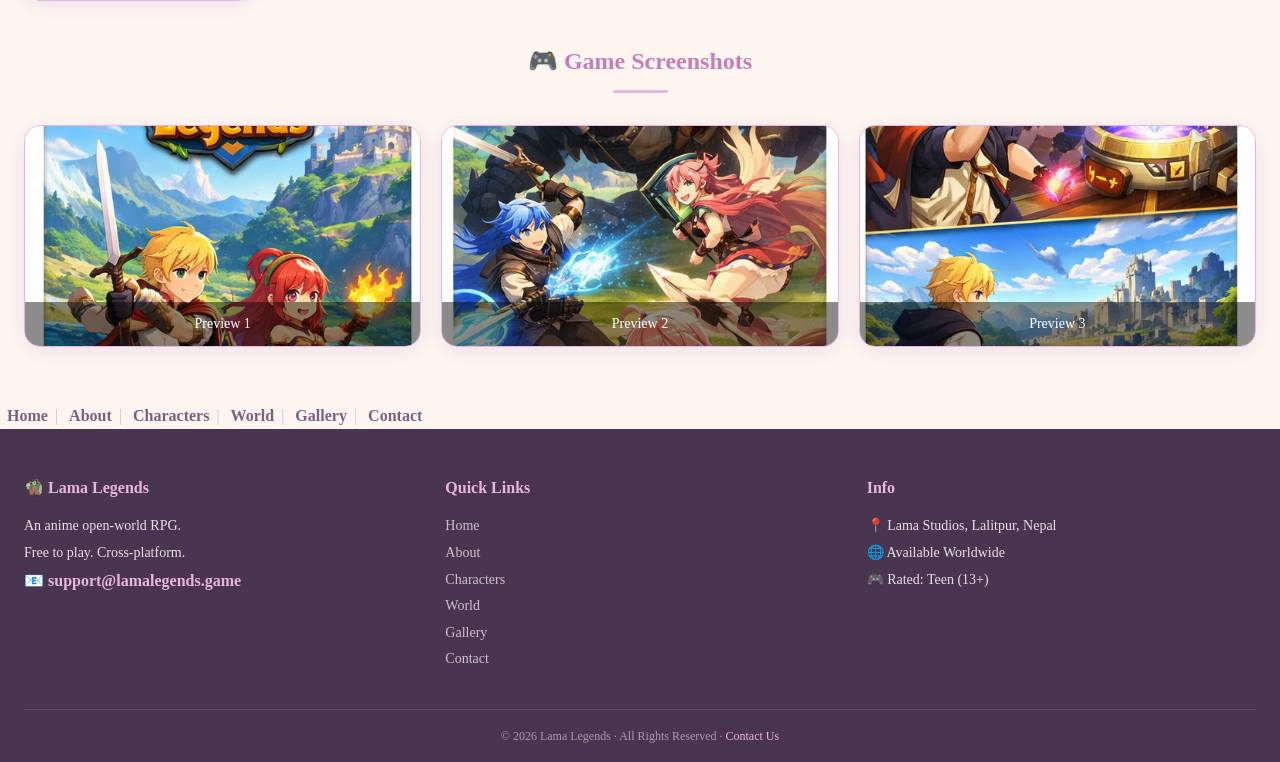
<file: gallery.html>
<!DOCTYPE html>
<html lang="en">
<head>
    <meta charset="UTF-8">
    <meta name="viewport" content="width=device-width, initial-scale=1.0">
    <title>Lama Legends-Gallery</title>
    <link rel="stylesheet" href="style.css">
</head>
<body>
    <nav class="navbar">
        <div class="nav-inner">
            <div class="nav-logo">🧌 Lama Legends</div>
            <ul class="nav-links">
                <li><a href="index.html">Home</a></li>
                <li><a href="about.html">About</a></li>
                <li><a href="characters.html">Characters</a></li>
                <li><a href="world.html">World</a></li>
                <li><a href="gallery.html" class="active">Gallery</a></li>
                <li><a href="contact.html">Contact</a></li>
            </ul>
        </div>
    </nav>

    <section class="page-hero">
        <h1>Gallery</h1>
        <p>Explore characters, regions, and game visuals from Lama Legends.</p>
    </section>

    <div class="page-container">
        <h2 class="section-title">5 ⭐️ Characters</h2>
        <div class="gallery-grid">

            <div class="gallery-item" onclick="openLight('images/Aiden Flare.jpeg','Aiden Flare','Pyro warrior with blazing sword.')">
                <img src="images/Aiden Flare.jpeg">
                <div class="gallery-overlay">Aiden Flare</div>
            </div>
            <div class="gallery-item" onclick="openLight('images/Sera Tide.jpeg','Sera Tide','Ocean priestess with healing waves.')">
                <img src="images/Sera Tide.jpeg">
                <div class="gallery-overlay">Sera Tide</div>
            </div>
            <div class="gallery-item" onclick="openLight('images/Kaito Storm.jpeg','Kaito Storm','Electro archer with lightning speed.')">
                <img src="images/Kaito Storm.jpeg">
                <div class="gallery-overlay">Kaito Storm</div>
            </div>
            <div class="gallery-item" onclick="openLight('images/Lyra Frost.png','Lyra Frost','Cryo mage freezing battlefields.')">
                <img src="images/Lyra Frost.png">
                <div class="gallery-overlay">Lyra Frost</div>
            </div>
            
        </div>

    <h2 class="section-title" style="margin-top: 40px;">4 ⭐ Characters</h2>
    <div class="gallery-grid">

        <div class="gallery-item" onclick="openLight('images/Mika Blossom.jpeg','Mika Blossom','A cheerful dendro healer.')">
            <img src="images/Mika Blossom.jpeg">
            <div class="gallery-overlay">Mika Blossom</div>
        </div>

        <div class="gallery-item" onclick="openLight('images/Ren Gale.jpeg','Ren Gale','A wandering bard with strong grouping capabilities.')">
            <img src="images/Ren Gale.jpeg">
            <div class="gallery-overlay">Ren Gale</div>
        </div>

        <div class="gallery-item" onclick="openLight('images/Tora Shield.jpeg','Tora Shield','A stalwart guardian with fiery shields.')">
            <img src="images/Tora Shield.jpeg">
            <div class="gallery-overlay">Tora Shield</div>
        </div>

        <div class="gallery-item" onclick="openLight('images/Yuki Shade.jpeg','Yuki Shade','A silent and deadly cryo assassin.')">
            <img src="images/Yuki Shade.jpeg">
            <div class="gallery-overlay">Yuki Shade</div>
        </div>

    </div>

        <h2 class="section-title" style="margin-top: 40px;">🌎 Regions</h2>
        <div class="gallery-grid">

            <div class="gallery-item" onclick="openLight('images/auryn plains.jpg','Auryn Plains','Golden starting region.')">
                <img src="images/auryn plains.jpg">
                <div class="gallery-overlay">Auryn Plains</div>
            </div>
            <div class="gallery-item" onclick="openLight('images/verdant forest.jpg','Verdant Forest','Ancient glowing forest.')">
                <img src="images/verdant forest.jpg">
                <div class="gallery-overlay">Verdant Forest</div>
            </div>
            <div class="gallery-item" onclick="openLight('images/searing sand.jpg','Searing Sands','Scorching desert lands.')">
                <img src="images/searing sand.jpg">
                <div class="gallery-overlay">Searing Sands</div>
            </div>
            <div class="gallery-item" onclick="openLight('images/snowy peaks.jpg','Crystalpeak Mountains','Frozen dragon peaks.')">
                <img src="images/snowy peaks.jpg">
                <div class="gallery-overlay">Crystalpeak Mountains</div>
            </div>
            <div class="gallery-item" onclick="openLight('images/azure shores.jpg','Azure Shores','Beautiful ocean coasts.')">
                <img src="images/azure shores.jpg">
                <div class="gallery-overlay">Azure Shores</div>
            </div>
            <div class="gallery-item" onclick="openLight('images/stormveil highland.jpg','Stormveil Highland','Endless lightning storms.')">
                <img src="images/stormveil highland.jpg">
                <div class="gallery-overlay">Stormveil Highland</div>
            </div>
        </div>

        <h2 class="section-title" style="margin-top: 40px;">🎮 Game Screenshots</h2>
        <div class="gallery-grid">

            <div class="gallery-item" onclick="openLight('images/lama_legends_1.png','World Preview 1','Official game artwork preview.')">
                <img src="images/lama_legends_1.png">
                <div class="gallery-overlay">Preview 1</div>
            </div>
            <div class="gallery-item" onclick="openLight('images/lama_legends_2.png','World Preview 2','Adventure across magical lands.')">
                <img src="images/lama_legends_2.png">
                <div class="gallery-overlay">Preview 2</div>
            </div>
            <div class="gallery-item" onclick="openLight('images/lama_legends_3.png','World Preview 3','Epic battles and exploration.')">
                <img src="images/lama_legends_3.png">
                <div class="gallery-overlay">Preview 3</div>
            </div>
        </div>
    </div>

    <div class="lightbox" id="lightbox" onclick="closeLight(event)">
        <div class="lightbox-box">
            <span class="lightbox-close" onclick="closeLightDirect()">x</span>
            <img id="lbImg">
            <h3 id="lbTitle"></h3>
            <p id="lbDesc"></p>
        </div>
    </div>

    <script>
        function openLight(img, title, desc){
            document.getElementById("lbImg").src = img;
            document.getElementById("lbTitle").innerText = title;
            document.getElementById("lbDesc").innerText = desc;
            document.getElementById("lightbox").classList.add("open");
        }

       function closeLight(e){
        if (e.target.id === "lightbox"){
            document.getElementById("lightbox").classList.remove("open");
        }
       } 

       function closeLightDirect(){
        document.getElementById("lightbox").classList.remove("open");
       }
    </script>

    <div class="secondary-nav">
        <a href="index.html">Home</a><span>|</span>
        <a href="about.html">About</a><span>|</span>
        <a href="characters.html">Characters</a><span>|</span>
        <a href="world.html">World</a><span>|</span>
        <a href="gallery.html">Gallery</a><span>|</span>
        <a href="contact.html">Contact</a>
    </div>



    <footer class="site-footer">
        <div class="footer-inner">
            <div class="footer-col">
                <h4>🧌 Lama Legends</h4>
                <p>An anime open-world RPG. <br>Free to play. Cross-platform.</p>
                <a href="mailto:support@lamalegends.game" class="email-link">📧 support@lamalegends.game</a>
            </div>
            <div class="footer-col">
                <h4>Quick Links</h4>
                <ul>
                    <li><a href="index.html">Home</a></li>
                    <li><a href="about.html">About</a></li>
                    <li><a href="characters.html">Characters</a></li>
                    <li><a href="world.html">World</a></li>
                    <li><a href="gallery.html">Gallery</a></li>
                    <li><a href="contact.html">Contact</a></li>
                </ul>
            </div>
            <div class="footer-col">
                <h4>Info</h4>
                <p>📍 Lama Studios, Lalitpur, Nepal</p>
                <p>🌐 Available Worldwide</p>
                <p>🎮 Rated: Teen (13+)</p>
            </div>      
        </div>
        <div class="footer-bottom">
                <p>&copy; 2026 Lama Legends &middot; All Rights Reserved &middot; <a href="contact.html">Contact Us</a></p>
        </div>
    </footer>
    <script src="main.js"></script>     
</body>
</html>
</file>
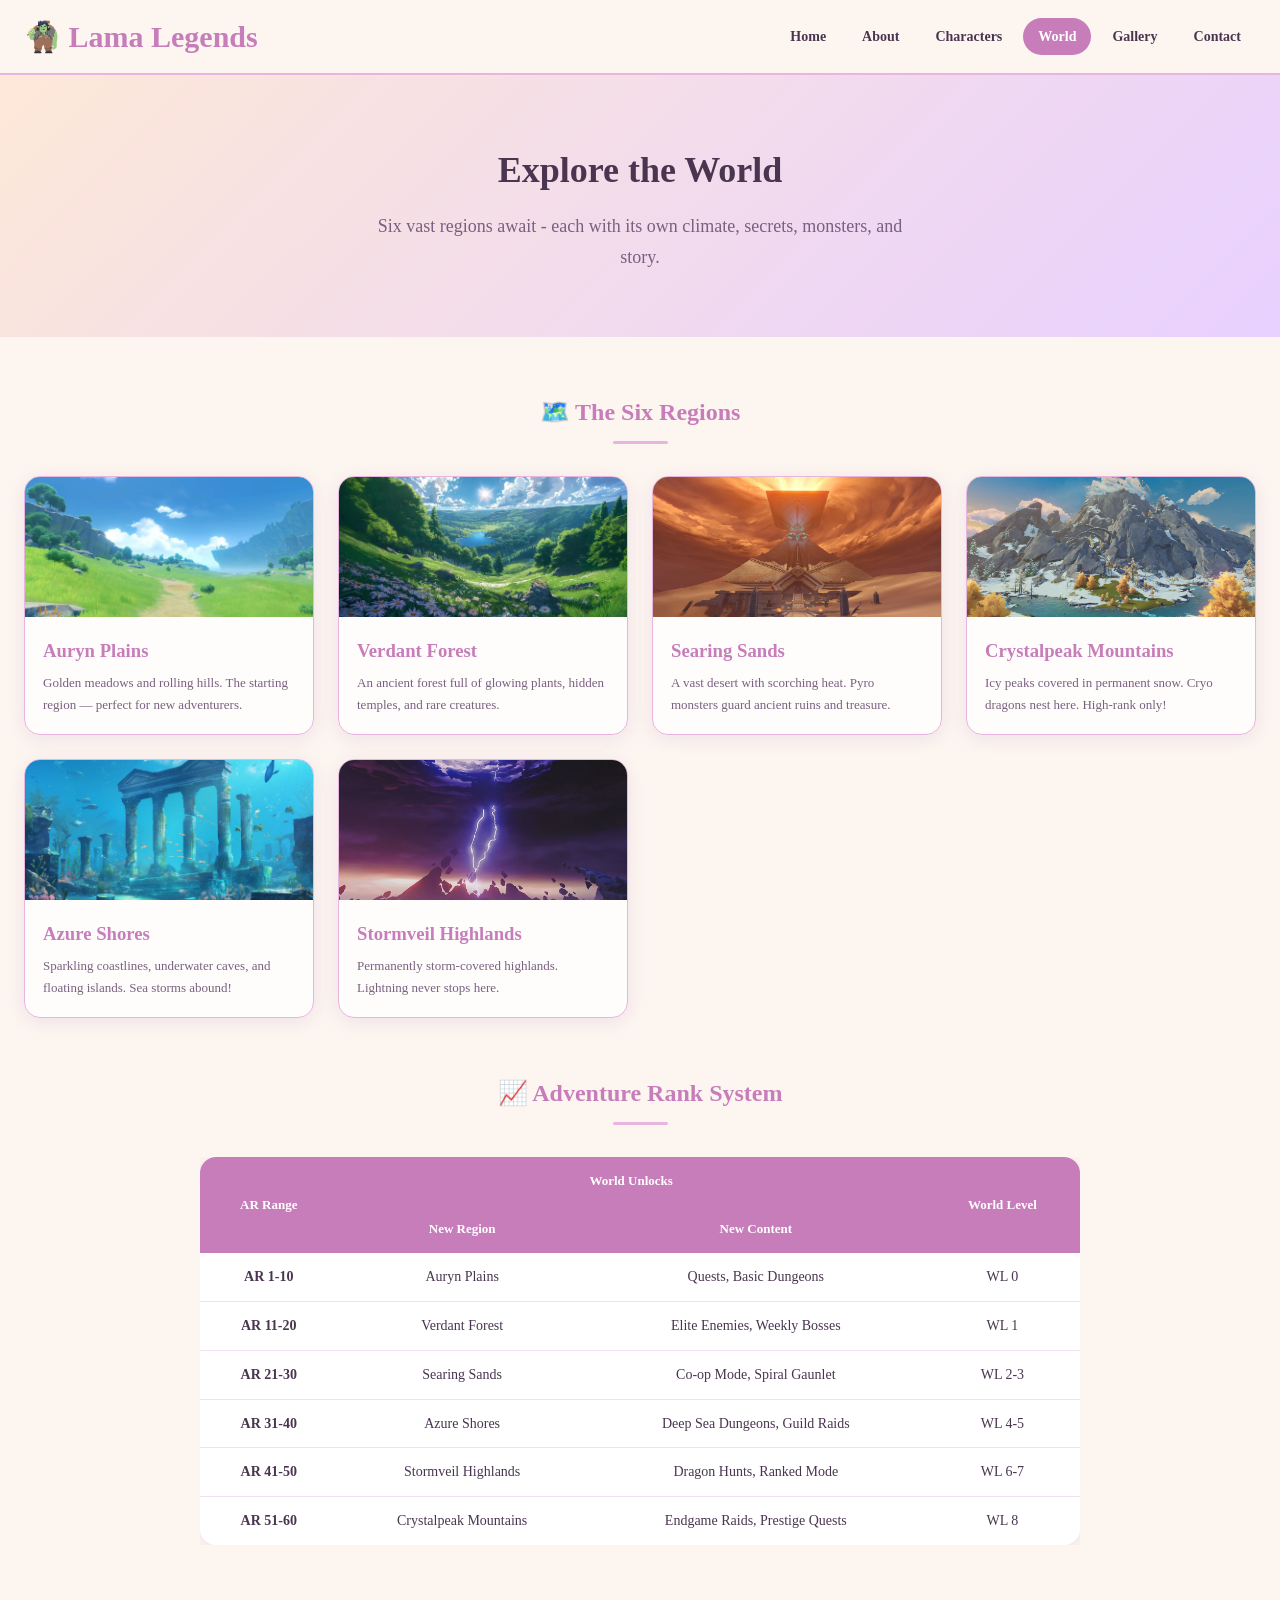
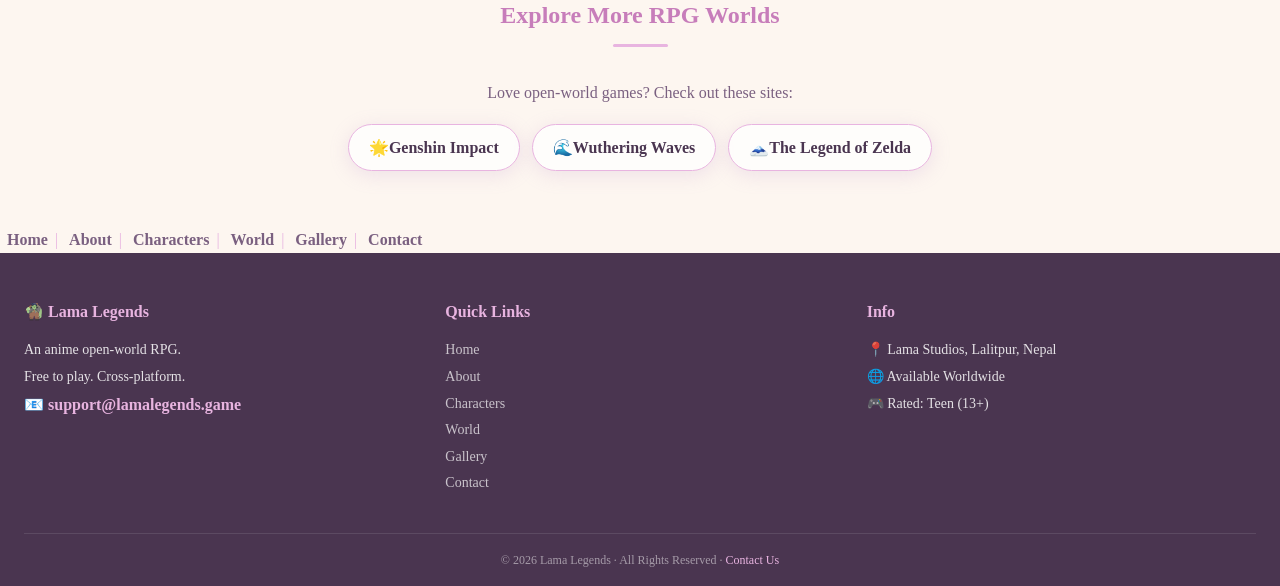
<file: world.html>
<!DOCTYPE html>
<html lang="en">
<head>
    <meta charset="UTF-8">
    <meta name="viewport" content="width=device-width, initial-scale=1.0">
    <title>Lama Legends-World</title>
    <link rel="stylesheet" href="style.css">
</head>
<body>
    <nav class="navbar">
        <div class="nav-inner">
            <div class="nav-logo">🧌 Lama Legends</div>
            <ul class="nav-links">
                <li><a href="index.html">Home</a></li>
                <li><a href="about.html">About</a></li>
                <li><a href="characters.html">Characters</a></li>
                <li><a href="world.html" class="active">World</a></li>
                <li><a href="gallery.html">Gallery</a></li>
                <li><a href="contact.html">Contact</a></li>
            </ul>
        </div>
    </nav>
    
    <section class="page-hero">
        <h1>Explore the World</h1>
        <p>Six vast regions await - each with its own climate, secrets, monsters, and story.</p>
    </section>

    <div class="page-container">
        <h2 class="section-title">🗺️ The Six Regions</h2>
        <div class="biomes-grid">

            <div class="biome-card">
                <div class="biome-top"><img src="images/auryn plains.jpg"></div>
                <div class="biome-body">
                    <h3>Auryn Plains</h3>
                    <p>Golden meadows and rolling hills. The starting region — perfect for new adventurers.</p>
                </div>
            </div>

            <div class="biome-card">
                <div class="biome-top"><img src="images/verdant forest.jpg"></div>
                <div class="biome-body">
                    <h3>Verdant Forest</h3>
                    <p>An ancient forest full of glowing plants, hidden temples, and rare creatures.</p>
                </div>
            </div>

            <div class="biome-card">
                <div class="biome-top"><img src="images/searing sand.jpg"></div>
                <div class="biome-body">
                    <h3>Searing Sands</h3>
                    <p>A vast desert with scorching heat. Pyro monsters guard ancient ruins and treasure.</p>
                </div>
            </div>

            <div class="biome-card">
                <div class="biome-top"><img src="images/snowy peaks.jpg"></div>
                <div class="biome-body">
                    <h3>Crystalpeak Mountains</h3>
                    <p>Icy peaks covered in permanent snow. Cryo dragons nest here. High-rank only!</p>
                </div>
            </div>

            <div class="biome-card">
                <div class="biome-top"><img src="images/azure shores.jpg"></div>
                <div class="biome-body">
                    <h3>Azure Shores</h3>
                    <p>Sparkling coastlines, underwater caves, and floating islands. Sea storms abound!</p>
                </div>
            </div>

            <div class="biome-card">
                <div class="biome-top"><img src="images/stormveil highland.jpg"></div>
                <div class="biome-body">
                    <h3>Stormveil Highlands</h3>
                    <p>Permanently storm-covered highlands. Lightning never stops here.</p>
                </div>
            </div> 
        </div> 

        <h2 class="section-title" style="margin-top: 55px;">📈 Adventure Rank System</h2>
        <div class="table-wrapper">
            <table class="styled-table">
                <thead>
                    <tr>
                        <th rowspan="2">AR Range</th>
                        <th colspan="2">World Unlocks</th>
                        <th rowspan="2">World Level</th>
                    </tr>
                    <tr>
                        <th>New Region</th>
                        <th>New Content</th>
                    </tr>
                </thead>
                <tbody>
                    <tr>
                        <td><strong>AR 1-10</strong></td>
                        <td>Auryn Plains</td>
                        <td>Quests, Basic Dungeons</td>
                        <td>WL 0</td>
                    </tr>
                    <tr>
                        <td><strong>AR 11-20</strong></td>
                        <td>Verdant Forest</td>
                        <td>Elite Enemies, Weekly Bosses</td>
                        <td>WL 1</td>
                    </tr>
                    <tr>
                        <td><strong>AR 21-30</strong></td>
                        <td>Searing Sands</td>
                        <td>Co-op Mode, Spiral Gaunlet</td>
                        <td>WL 2-3</td>
                    </tr>
                    <tr>
                        <td><strong>AR 31-40</strong></td>
                        <td>Azure Shores</td>
                        <td>Deep Sea Dungeons, Guild Raids</td>
                        <td>WL 4-5</td>
                    </tr>
                    <tr>
                        <td><strong>AR 41-50</strong></td>
                        <td>Stormveil Highlands</td>
                        <td>Dragon Hunts, Ranked Mode</td>
                        <td>WL 6-7</td>
                    <tr>
                        <td><strong>AR 51-60</strong></td>
                        <td>Crystalpeak Mountains</td>
                        <td>Endgame Raids, Prestige Quests</td>
                        <td>WL 8</td>
                    </tr>
                </tbody>
            </table>
        </div>
        
        <div style="margin-top: 50px; text-align: center;">
            <h2 class="section-title">Explore More RPG Worlds</h2>
            <p style="color: #7a6080; margin-bottom: 18px;">Love open-world games? Check out these sites:</p>
             <div class="ext-links" style="justify-content: center;">
                <a href="https://genshin.hoyoverse.com/en/home" target="_blank" class="ext-link">🌟Genshin Impact</a>
                <a href="https://wutheringwaves.kurogames.com/en/" target="_blank" class="ext-link">🌊Wuthering Waves</a>
                <a href="https://zelda.nintendo.com/" target="_blank" class="ext-link">🗻The Legend of Zelda</a>
            </div>
        </div>
    </div>

    <div class="secondary-nav">
        <a href="index.html">Home</a><span>|</span>
        <a href="about.html">About</a><span>|</span>
        <a href="characters.html">Characters</a><span>|</span>
        <a href="world.html">World</a><span>|</span>
        <a href="gallery.html">Gallery</a><span>|</span>
        <a href="contact.html">Contact</a>
    </div>

    <footer class="site-footer">
        <div class="footer-inner">
            <div class="footer-col">
                <h4>🧌 Lama Legends</h4>
                <p>An anime open-world RPG. <br>Free to play. Cross-platform.</p>
                <a href="mailto:support@lamalegends.game" class="email-link">📧 support@lamalegends.game</a>
            </div>
            <div class="footer-col">
                <h4>Quick Links</h4>
                <ul>
                    <li><a href="index.html">Home</a></li>
                    <li><a href="about.html">About</a></li>
                    <li><a href="characters.html">Characters</a></li>
                    <li><a href="world.html">World</a></li>
                    <li><a href="gallery.html">Gallery</a></li>
                    <li><a href="contact.html">Contact</a></li>
                </ul>
            </div>
            <div class="footer-col">
                <h4>Info</h4>
                <p>📍 Lama Studios, Lalitpur, Nepal</p>
                <p>🌐 Available Worldwide</p>
                <p>🎮 Rated: Teen (13+)</p>
            </div>      
        </div>
        <div class="footer-bottom">
                <p>&copy; 2026 Lama Legends &middot; All Rights Reserved &middot; <a href="contact.html">Contact Us</a></p>
        </div>
    </footer>
    <script src="main.js"></script>
</body>
</html>
</file>
<file: style.css>
*{
    margin: 0px;
    padding: 0px;
    box-sizing: border-box;
}
body{
    background-color: #fdf6f0;
    color: #4a3550;
    line-height: 1.7;
    font-family: Georgia, 'Times New Roman', Times, serif;
    font-size: 16px;
}
a { color: #c77dba; text-decoration: none; }
a:hover { color: #f4a96a; }
a:visited { color: #9b5db5; }
h1, h2, h3 { font-family: 'Palatino Linotype', Palatino, serif; }
.navbar {
  position: sticky; 
  top: 0;
  z-index: 100;
  background: rgba(253, 246, 240, 0.95);
  border-bottom: 2px solid #e8b4e0;
  height: 75px;
}
.nav-inner {
  max-width: 1320px;
  margin: 0 auto;         
  padding: 0 24px;
  height: 100%;
  display: flex;
  align-items: center;
  justify-content: space-between;
}
.nav-logo {
  font-size: 30px;
  font-weight: bold;
  color: #c77dba;
  font-family: 'Palatino Linotype', serif;
}
.nav-links {
  list-style: none; 
  display: flex;
  gap: 6px;
}
.nav-links a {
  display: inline-block;
  padding: 7px 15px;
  border-radius: 30px; 
  font-weight: bold;
  font-size: 14px;
  color: #4a3550;
  transition: background 0.2s, color 0.2s;
}
.nav-links a:hover,
.nav-links a.active {
  background: #c77dba;
  color: #ffffff
}
.nav-links a:visited { color: #4a3550 }
.nav-links a.active:visited,
.nav-links a:hover { color: #ffffff; }
.btn-primary {
  display: inline-block;
  padding: 11px 28px;
  background: #c77dba;
  color: #ffffff !important;
  border-radius: 30px;
  font-weight: bold;
  border: none;
  cursor: pointer;
  transition: background 0.2s, transform 0.2s;
  box-shadow: 0 4px 14px rgba(199,125,186,0.3);
}
.btn-primary:hover {
  background: #f4a96a;
  transform: translateY(-2px);
}
.btn-secondary {
  display: inline-block;
  padding: 9px 24px;
  background: transparent;
  color: #c77dba!important;
  border: 2px solid #c77dba;
  border-radius: 30px;
  font-weight: bold;
  cursor: pointer;
  transition: all 0.2s;
}
.btn-secondary:hover {
  background: #c77dba;
  color: #ffffff !important;
}
.section-title {
  text-align: center;
  font-size: 24px;
  color: #c77dba;
  margin-bottom: 32px;
}
.section-title::after {
  content: '';
  display: block;
  width: 55px;
  height: 3px;
  background: #e8b4e0;
  border-radius: 4px;
  margin: 8px auto 0;
}
.slider-section { position: relative; overflow: hidden; }
.slider { position: relative; height: 70vh; min-height: 400px; }
.slide {
  position: absolute;
  height: 100%;
  inset: 0; 
  display: flex;
  align-items: center;
  padding: 0 8%;
  opacity: 0; 
  transition: opacity 0.7s;
  pointer-events: none; 
  background-size: cover;
  background-position: center;
}
.slide::before {
  content: "";
  position: absolute;
  inset: 0;
  background: rgba(0,0,0,0.2);
}
.slide1{
  background: url("images/lama_legends_1.png") center/cover no-repeat;}
.slide2{
  background: url("images/lama_legends_2.png") center/cover no-repeat;}
.slide3{
  background: url("images/lama_legends_3.png") center/cover no-repeat;}
.slide.active {
  opacity: 1;
  pointer-events: all;
}
.slide-tag {
  font-size: 12px;
  font-weight: bold;
  color: #ffd6ff;
  letter-spacing: 2px;
  text-transform: uppercase;
  margin-bottom: 8px;
}
.slide-content { max-width: 550px; position: relative; z-index: 2;}
.slide-content h1 { font-size: 36px; color: #ffffff; margin-bottom: 12px; }
.slide-sub { font-size: 16px; color: #f5f5f5; margin-bottom: 22px; }
.slider-btn {
  position: absolute;
  top: 50%;
  transform: translateY(-50%);
  background: rgba(255,255,255,0.8);
  border: none;
  width: 42px;
  height: 42px;
  border-radius: 50%;
  font-size: 18px;
  cursor: pointer;
  color: #c77dba;
  box-shadow: 0 4px 20px rgba(180,140,200,0.2);
  z-index: 10;
  transition: background 0.2s;
}
.slider-btn:hover { background: #c77dba; color: #ffffff; }
.slider-btn.prev { left: 14px; }
.slider-btn.next { right: 14px; }
.slider-dots {
  position: absolute;
  bottom: 16px;
  left: 50%;
  transform: translateX(-50%);
  display: flex;
  gap: 8px;
  z-index: 10;
}
.dot {
  width: 10px;
  height: 10px;
  border-radius: 50%;
  background: #e8b4e0;
  cursor: pointer;
  transition: background 0.3s, transform 0.3s;
}
.dot.active { background: #c77dba; transform: scale(1.3); }
.features-grid{
  max-width: 1320px;
  margin: 0 auto;
  padding: 65px 24px;
}
.features-grid{
  display: grid;
  grid-template-columns: repeat(auto-fit, minmax(250px, 1fr));
  gap: 22px;
}
.feature-card{
  background: rgb(255,255,255,0.75);
  border-radius: 16px;
  padding: 28px 22px;
  box-shadow: 0 4px 20px rgba(180,140,200,0.2);
  border: 1.5px solid #e8b4e0;
  transition: transform 0.2s;
}
.feature-card:hover{transform: translateY(-5px);}
.feature-icon {font-size: 32px; margin-bottom: 10px;}
.feature-card h3{font-size: 16px; color: #c77dba; margin-bottom: 6px;}
.feature-card p{font-size: 14px; color: #e8b4e0;}
.table-section{
  background: #f5eaf5;
  padding: 65px 24px;
}
.table-wrapper{
  max-width: 880px;
  margin: 0 auto;
  overflow-x: auto;
}
.styled-table{
  width: 100%;
  border-collapse: collapse;
  background: #ffffff;
  border-radius: 16px;
  overflow: hidden;
  box-shadow: 0 4px 20px rgba(180,140,200,0.2);
}
.styled-table th{
  background: #c77dba;
  color: #ffffff;
  padding: 13px 16px;
  text-align: center;
  font-size: 13px;
}
.styled-table td{
  padding: 12px 16px;
  text-align: center;
  border-bottom: 1px solid #f0e0f0;
  font-size: 14px;
}
.styled-table tr:hover td{background: #fdf0ff;}
.styled-table tr:last-child td{border-bottom: none;}
.badge{
  display: inline-block;
  padding: 3px 11px;
  border-radius: 20px;
  font-size: 11px;
  font-weight: bold;
}
.badge.green {background: #d4f4e8; color: #2a8a58;}
.badge.yellow {background: #fff3d4; color: #9a7020;}
.links-section{
  max-width: 1320px;
  margin: auto;
  padding: 55px 24px;
  text-align: center;
}
.ext-links{display: flex; flex-wrap: wrap; gap: 12px; justify-content: center;}
.ext-link{
  display: inline-block;
  padding: 9px 20px;
  border-radius: 30px;
  background: rgba(255,255,255,0.75);
  border: 1.5px solid #e8b4e0;
  font-weight: bold;
  color: #4a3550 !important;
  box-shadow: 0 4px 20px rgba(180,140,200,0.2);
  transition: all 0.2s;
}
.ext-link:hover{background: #c77dba; color: #ffffff !important; border-color: #c77dba;}
.site-footer{
  background: #4a3550;
  color: rgba(255, 255, 255, 0.85);
  padding: 45px 24px 0;
}
.footer-inner{
  max-width: 1320px;
  margin: 0 auto;
  display: grid;
  grid-template-columns: repeat(auto-fit, minmax(190px, 1fr));
  gap: 32px;
  padding-bottom: 36px;
}
.footer-col h4{
  font-size: 16px;
  color: #e8b4e0;
  margin-bottom: 12px;
}
.footer-col p, 
.footer-col li{font-size: 14px; line-height: 1.9; list-style: none;}
.footer-col ul a {color: rgba(255,255,255,0.7);}
.footer-col ul a:hover{color: #e8b4e0;}
.email-link{color: #e8b4e0 !important; font-weight: bold;}
.email-link:hover{color: #f4a96a !important;}
.footer-bottom{
  border-top: 1px solid rgba(255,255,255,0.1);
  text-align: center;
  padding: 16px 0;
  font-size: 12px;
  color: rgba(255,255,255,0.5);
}
.footer-bottom a{color: #e8b4e0;}
.page-hero{background: linear-gradient(135deg, #fde8d8, #e8d0ff); 
 padding: 65px 24px;
 text-align: center;}
.page-hero h1 {font-size: 36px; 
  color: #4a3550; 
  margin-bottom: 10px;}
.page-hero p{font-size: 18px; 
  color: #7a6080; 
  max-width: 560px; 
  margin: 0 auto;}
.page-container {max-width: 1320px; 
  margin: 0 auto; 
  padding: 55px 24px;}
.about-grid{display: grid; 
  grid-template-columns: 1fr 1fr; 
  gap: 36px; 
  align-items: start;}
.about-text h2{font-size: 18px; 
  color: #c77dba; 
  margin-bottom: 12px;}
.about-text p{color: #7a6080; 
  margin-bottom: 14px;}
.info-box{background: rgba(255,255,255,0.75); 
  border: 1.5px solid #e8b4e0; 
  border-radius: 16px; 
  padding: 24px; 
  box-shadow: 0 4px 20px rgba(180,140,200,0.2);}
.info-box h3{color: #c77dba; margin-bottom: 12px;}
.info-box table {width: 100%; border-collapse: collapse;}
.info-box td{padding: 7px 4px;
  border-bottom: 1px dashed #e8d0f0;
  font-size: 14px;}
.info-box td:first-child{font-weight: bold; color: #c77dba; width: 50%;}
.char-grid{display: grid;
grid-template-columns: repeat(auto-fit, minmax(210px, 1fr));
gap: 24px;}
.char-card{background: rgba(255,255,255,0.75);
border: 1.5px solid #e8b4e0;
border-radius: 16px;
padding: 26px 18px;
text-align: center;
box-shadow: 0 4px 20px rgba(180,140,200,0.2);
transition: transform 0.2s;}
.char-card:hover{transform: translateY(-5px);}
.char-avatar{width: 200px;
  height: 200px;
  margin: 0 auto 14px;
  border-radius: 50%;
  overflow: hidden;
  border: 3px solid #e8b4e0;
  box-shadow: 0 4px 12px rgba(180,140,200,0.3);
}
.char-avatar img{width: 100%;
height: 100%;
object-fit: cover;
object-position: top;}
.char-stars{font-size: 14px; margin-bottom: 5px;}
.char-card h3{color: #c77dba; margin-bottom: 5px; font-size: 16px;}
.char-desc{font-size: 14px; color: #7a6080;}
.char-role{display: inline-block;
padding: 2px 11px;
border-radius: 20px;
font-size: 13px;
font-weight: bold;
margin-bottom: 9px;}
.role-fire{background: #ffe0d0; color: #c04020;}
.role-water{background: #d0e8ff; color: #2060a0;}
.role-wind{background: #d8f8e8; color: #206040;}
.role-thunder{background: #fff0d0; color: #a06010;}
.role-ice{background: #d8f0ff; color: #2080b0;}
.role-nature{background: #e8f8d0; color: #408020;}
.biomes-grid{display: grid;
grid-template-columns: repeat(auto-fit, minmax(270px, 1fr));
gap: 24px;
margin-bottom: 48px;}
.biome-card{background: rgba(255,255,255,0.75);
border-radius: 16px;
border: 1.5px solid #e8b4e0;
overflow: hidden;
box-shadow: 0 4px 20px rgba(180,140,200,0.2);
transition: transform 0.2s;}
.biome-card:hover{transform: translateY(-4px);}
.biome-top{height: 140px;
position: relative;
overflow: hidden;}
.biome-top img {width: 100%;
height: 100%;
object-fit: cover;
display: block;}
.biome-card .biome-body {padding: 18px;}
.biome-card h3 {color: #c77dba; margin-bottom: 5px;}
.biome-card p {font-size: 13px; color: #7a6080;}
.gallery-grid{display: grid;
grid-template-columns: repeat(auto-fit, minmax(220px, 1fr));
gap: 20px;}
.gallery-item{position: relative;
overflow: hidden;
border-radius: 16px;
cursor: pointer;
box-shadow: 0 4px 20px rgba(180,140,200,0.2);
border: 1.5px solid #e8b4e0;}
.gallery-item img{width: 100%;
height: 220px;
object-fit: cover;
object-position: center;
display: block;
transition: transform 0.3s;}
.gallery-item:hover img{
transform: scale(1.1);}
.gallery-overlay{
  position: absolute;
  bottom: 0;
  width: 100%;
  padding: 10px;
  background: rgba(0,0,0,0.45);
  color: #ffffff;
  font-size: 14px;
  text-align: center;}
.lightbox{
  display: none;
  position: fixed;
  inset: 0;
  background: rgba(0,0,0,0.8);
  z-index: 999;
  align-items: center;
  justify-content: center;}
.lightbox.open{
  display: flex;}
.lightbox-box{
  background: #ffffff;
  padding: 20px;
  border-radius: 16px;
  text-align: center;
  max-width: 500px;
  width: 90%;
  position: relative;}
.lightbox-box img{
  max-width: 100%;
  max-height: 70vh;
  width: auto;
  height: auto;
  object-fit: contain;
  border-radius: 12px;
  margin-bottom: 10px;}
.lightbox-close{
  position: absolute;
  top: 10px;
  right: 15px;
  font-size: 20px;
  cursor: pointer;}
.contact-grid {
  display: grid;
  grid-template-columns: 1fr 1.4fr;
  gap: 36px;
  align-items: start;}
.contact-info h2 { color: #c77dba; font-size: 20px; margin-bottom: 14px; }
.contact-info p { color: #7a6080; margin-bottom: 10px; }
.contact-info .info-item {
  display: flex;
  align-items: flex-start;
  gap: 9px;
  margin-bottom: 12px;
  font-size: 14px;}
.contact-form-box {
  background: rgba(255,255,255,0.75);
  border: 1.5px solid #e8b4e0;
  border-radius: 16px;
  padding: 32px;
  box-shadow: 0 4px 20px rgba(180,140,200,0.2);}
.contact-form-box h2 { color: #c77dba; font-size: 18px; margin-bottom: 22px; }
.form-group { margin-bottom: 18px; }
.form-group label {
  display: block;
  font-weight: bold;
  font-size: 13px;
  margin-bottom: 5px;}
.form-group input,
.form-group select,
.form-group textarea {
  width: 100%;
  padding: 10px 15px;
  border: 1.5px solid #dcc8ec;
  border-radius: 10px;
  font-family: Georgia, serif;
  font-size: 15px;
  color: #4a3550;
  background: rgba(255,255,255,0.9);
  outline: none;
  transition: border-color 0.2s;}
.form-group input:focus,
.form-group select:focus,
.form-group textarea:focus {
  border-color: #c77dba;
  box-shadow: 0 0 0 3px rgba(199,125,186,0.12);}
.form-group input.error,
.form-group select.error,
.form-group textarea.error {
  border-color: #e86868;}
.error-msg {
  color: #c04040;
  font-size: 13px;
  margin-top: 3px;
  display: none; }
.form-row { display: grid; grid-template-columns: 1fr 1fr; gap: 14px; }
.form-success { display: none; text-align: center; padding: 28px; }
.form-success .success-icon { font-size: 48px; margin-bottom: 10px; }
.form-success h3 { color: #c77dba; margin-bottom: 7px; }
.form-success p { color: #7a6080; }
.secondary-nav a { color: #7a6080; margin: 0 7px; font-weight: bold; }
.secondary-nav a:hover { color: #c77dba; }
.secondary-nav span { color: #e8b4e0; }
@media (max-width: 768px) {
  .nav-links { display: none; }
  .slide-content h1 { font-size: 31px; }
  .slide-art { display: none; }
  .slider { height: 340px; }
  .about-grid { grid-template-columns: 1fr; }
  .contact-grid { grid-template-columns: 1fr; }
  .form-row { grid-template-columns: 1fr; }}
</file>
